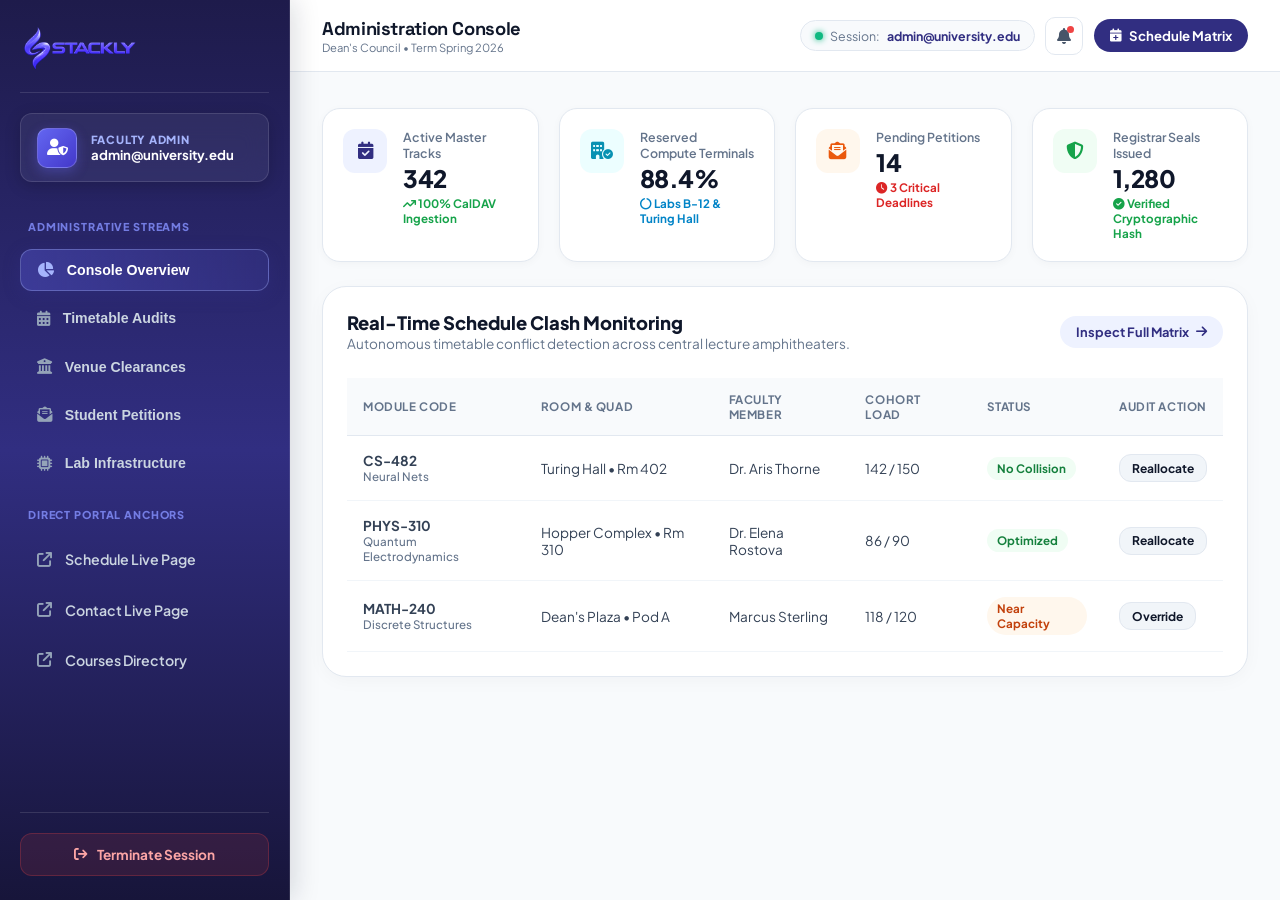
<file: admin.html>
<!DOCTYPE html>
<html lang="en">
<head>
  <meta charset="UTF-8" />
  <meta name="viewport" content="width=device-width, initial-scale=1.0" />
  <title>Faculty & Administration Oversight Console &bull; CampusMatrix</title>

  <!-- Typography & Font Awesome Icons -->
  <link rel="preconnect" href="https://fonts.googleapis.com" />
  <link rel="preconnect" href="https://fonts.gstatic.com" crossorigin />
  <link href="https://fonts.googleapis.com/css2?family=Plus+Jakarta+Sans:wght@400;500;600;700;800&family=Space+Grotesk:wght@600;700;800&display=swap" rel="stylesheet" />
  <link rel="stylesheet" href="https://cdnjs.cloudflare.com/ajax/libs/font-awesome/6.5.1/css/all.min.css" />
  <link rel="icon" href="./assets/logo.webp" />
  <link rel="stylesheet" href="admin.css" />
</head>
<body class="dashboard-body">

  <!-- Mobile Backdrop Overlay -->
  <div class="dashboard-backdrop" id="dashboardBackdrop" aria-hidden="true"></div>

  <div class="dashboard-layout-root">
    
    <!-- Collapsible / Sticky Sidebar Navigation -->
    <aside class="dashboard-sidebar" id="dashboardSidebar" aria-label="Admin Navigation Console">
      <div class="sidebar-header">
        <a href="index.html" class="sidebar-brand-logo">
          <img src="./assets/logo 1.webp" alt="CampusMatrix Logo" height="48" width="120" />
        </a>
        <button type="button" class="sidebar-close-btn" id="sidebarCloseBtn" aria-label="Close navigation sidebar">
          <i class="fa-solid fa-xmark"></i>
        </button>
      </div>

      <div class="sidebar-user-card">
        <div class="sidebar-avatar">
          <i class="fa-solid fa-user-shield"></i>
        </div>
        <div class="sidebar-user-meta">
          <span class="user-role-badge">Faculty Admin</span>
          <span class="user-email-display" id="adminUserEmail">admin@university.edu</span>
        </div>
      </div>

      <!-- Tab Navigation Switcher -->
      <nav class="sidebar-nav">
        <span class="nav-group-label">Administrative Streams</span>
        <ul class="sidebar-menu-list">
          <li>
            <button type="button" class="sidebar-nav-tab active" data-tab="overview">
              <i class="fa-solid fa-chart-pie"></i>
              <span>Console Overview</span>
            </button>
          </li>
          <li>
            <button type="button" class="sidebar-nav-tab" data-tab="timetable">
              <i class="fa-solid fa-calendar-days"></i>
              <span>Timetable Audits</span>
            </button>
          </li>
          <li>
            <button type="button" class="sidebar-nav-tab" data-tab="venues">
              <i class="fa-solid fa-building-columns"></i>
              <span>Venue Clearances</span>
            </button>
          </li>
          <li>
            <button type="button" class="sidebar-nav-tab" data-tab="petitions">
              <i class="fa-solid fa-envelope-open-text"></i>
              <span>Student Petitions</span>
            </button>
          </li>
          <li>
            <button type="button" class="sidebar-nav-tab" data-tab="infrastructure">
              <i class="fa-solid fa-microchip"></i>
              <span>Lab Infrastructure</span>
            </button>
          </li>
        </ul>

        <span class="nav-group-label">Direct Portal Anchors</span>
        <ul class="sidebar-menu-list">
          <li>
            <a href="schedule.html" class="sidebar-external-link">
              <i class="fa-solid fa-arrow-up-right-from-square"></i>
              <span>Schedule Live Page</span>
            </a>
          </li>
          <li>
            <a href="contact.html" class="sidebar-external-link">
              <i class="fa-solid fa-arrow-up-right-from-square"></i>
              <span>Contact Live Page</span>
            </a>
          </li>
          <li>
            <a href="courses.html" class="sidebar-external-link">
              <i class="fa-solid fa-arrow-up-right-from-square"></i>
              <span>Courses Directory</span>
            </a>
          </li>
        </ul>
      </nav>

      <div class="sidebar-footer">
        <a href="auth.html" class="btn btn-sidebar-logout" id="adminLogoutBtn">
          <i class="fa-solid fa-arrow-right-from-bracket"></i>
          <span>Terminate Session</span>
        </a>
      </div>
    </aside>

    <!-- Main Workspace Container -->
    <div class="dashboard-main-shell">
      
      <!-- Top Action Bar -->
      <header class="dashboard-topbar">
        <div class="topbar-left">
          <button type="button" class="hamburger-menu-toggle" id="hamburgerMenuBtn" aria-label="Open sidebar menu">
            <i class="fa-solid fa-bars"></i>
          </button>
          <div class="topbar-title-block">
            <h1 class="topbar-page-heading" id="currentViewTitle">Administration Console</h1>
            <span class="topbar-crumb">Dean's Council &bull; Term Spring 2026</span>
          </div>
        </div>

        <div class="topbar-right">
          <!-- Session Email Display Pill -->
          <div class="session-email-pill">
            <span class="beacon-dot"></span>
            <span class="session-label">Session:</span>
            <strong class="session-email-val" id="topbarEmailDisplay">admin@university.edu</strong>
          </div>

          <a href="error.html" class="topbar-icon-action" aria-label="System Alerts">
            <i class="fa-solid fa-bell"></i>
            <span class="notification-indicator"></span>
          </a>

          <a href="schedule.html" class="btn btn-topbar-action">
            <i class="fa-solid fa-calendar-plus"></i>
            <span>Schedule Matrix</span>
          </a>
        </div>
      </header>

      <!-- View Sections Switched via JavaScript -->
      <main class="dashboard-content-viewport">

        <!-- TAB 1: CONSOLE OVERVIEW -->
        <section class="tab-pane active" id="pane-overview">
          <div class="stats-overview-grid">
            <div class="stat-metric-card">
              <div class="stat-icon-wrap primary">
                <i class="fa-solid fa-calendar-check"></i>
              </div>
              <div class="stat-content">
                <span class="stat-label">Active Master Tracks</span>
                <h3 class="stat-value">342</h3>
                <span class="stat-trend positive"><i class="fa-solid fa-arrow-trend-up"></i> 100% CalDAV Ingestion</span>
              </div>
            </div>

            <div class="stat-metric-card">
              <div class="stat-icon-wrap accent">
                <i class="fa-solid fa-building-circle-check"></i>
              </div>
              <div class="stat-content">
                <span class="stat-label">Reserved Compute Terminals</span>
                <h3 class="stat-value">88.4%</h3>
                <span class="stat-trend neutral"><i class="fa-solid fa-circle-notch"></i> Labs B-12 & Turing Hall</span>
              </div>
            </div>

            <div class="stat-metric-card">
              <div class="stat-icon-wrap warning">
                <i class="fa-solid fa-envelope-open-text"></i>
              </div>
              <div class="stat-content">
                <span class="stat-label">Pending Petitions</span>
                <h3 class="stat-value">14</h3>
                <span class="stat-trend alert"><i class="fa-solid fa-clock"></i> 3 Critical Deadlines</span>
              </div>
            </div>

            <div class="stat-metric-card">
              <div class="stat-icon-wrap success">
                <i class="fa-solid fa-shield-halved"></i>
              </div>
              <div class="stat-content">
                <span class="stat-label">Registrar Seals Issued</span>
                <h3 class="stat-value">1,280</h3>
                <span class="stat-trend positive"><i class="fa-solid fa-circle-check"></i> Verified Cryptographic Hash</span>
              </div>
            </div>
          </div>

          <div class="dashboard-card-grid">
            <div class="content-panel-card">
              <div class="panel-card-header">
                <div>
                  <h4 class="card-title">Real-Time Schedule Clash Monitoring</h4>
                  <p class="card-sub">Autonomous timetable conflict detection across central lecture amphitheaters.</p>
                </div>
                <a href="schedule.html" class="btn btn-panel-action">
                  <span>Inspect Full Matrix</span>
                  <i class="fa-solid fa-arrow-right"></i>
                </a>
              </div>
              <div class="table-responsive-wrap">
                <table class="dashboard-table">
                  <thead>
                    <tr>
                      <th>Module Code</th>
                      <th>Room & Quad</th>
                      <th>Faculty Member</th>
                      <th>Cohort Load</th>
                      <th>Status</th>
                      <th>Audit Action</th>
                    </tr>
                  </thead>
                  <tbody>
                    <tr>
                      <td><strong>CS-482</strong> <span class="badge-sub">Neural Nets</span></td>
                      <td>Turing Hall &bull; Rm 402</td>
                      <td>Dr. Aris Thorne</td>
                      <td>142 / 150</td>
                      <td><span class="status-badge live">No Collision</span></td>
                      <td><a href="error.html" class="btn-table-action">Reallocate</a></td>
                    </tr>
                    <tr>
                      <td><strong>PHYS-310</strong> <span class="badge-sub">Quantum Electrodynamics</span></td>
                      <td>Hopper Complex &bull; Rm 310</td>
                      <td>Dr. Elena Rostova</td>
                      <td>86 / 90</td>
                      <td><span class="status-badge live">Optimized</span></td>
                      <td><a href="error.html" class="btn-table-action">Reallocate</a></td>
                    </tr>
                    <tr>
                      <td><strong>MATH-240</strong> <span class="badge-sub">Discrete Structures</span></td>
                      <td>Dean's Plaza &bull; Pod A</td>
                      <td>Marcus Sterling</td>
                      <td>118 / 120</td>
                      <td><span class="status-badge warning">Near Capacity</span></td>
                      <td><a href="error.html" class="btn-table-action">Override</a></td>
                    </tr>
                  </tbody>
                </table>
              </div>
            </div>
          </div>
        </section>

        <!-- TAB 2: TIMETABLE AUDITS (SCHEDULE.HTML CONTENT STREAM) -->
        <section class="tab-pane" id="pane-timetable">
          <div class="content-panel-card">
            <div class="panel-card-header">
              <div>
                <h4 class="card-title">Enrolment Locking & Examination Deadlines</h4>
                <p class="card-sub">Reflects synchronized data ingested from the primary Schedule page.</p>
              </div>
              <a href="schedule.html" class="btn btn-panel-action">
                <span>View Public Schedule Page</span>
                <i class="fa-solid fa-arrow-up-right-from-square"></i>
              </a>
            </div>

            <div class="timetable-audit-strip">
              <div class="audit-status-box">
                <i class="fa-solid fa-calendar-xmark"></i>
                <div>
                  <strong>Add / Drop Window Closes:</strong>
                  <span>Friday, October 23, 2026 &bull; 11:59 PM EST</span>
                </div>
              </div>
              <div class="audit-status-box">
                <i class="fa-solid fa-bell"></i>
                <div>
                  <strong>Final Exam Seating Lock:</strong>
                  <span>November 12, 2026 &bull; 08:00 AM EST</span>
                </div>
              </div>
            </div>

            <div class="table-responsive-wrap">
              <table class="dashboard-table">
                <thead>
                  <tr>
                    <th>Examination Code</th>
                    <th>Date & Time Window</th>
                    <th>Designated Hall</th>
                    <th>Invigilation Chair</th>
                    <th>Actions</th>
                  </tr>
                </thead>
                <tbody>
                  <tr>
                    <td><strong>EXAM-CS-482</strong></td>
                    <td>Nov 18, 2026 &bull; 09:00 AM</td>
                    <td>Euler Amphitheater</td>
                    <td>Dr. Aris Thorne</td>
                    <td><a href="error.html" class="btn-table-action">Download Roster</a></td>
                  </tr>
                  <tr>
                    <td><strong>EXAM-PHYS-310</strong></td>
                    <td>Nov 20, 2026 &bull; 02:00 PM</td>
                    <td>Quantum Lab B-12 Deck</td>
                    <td>Dr. Elena Rostova</td>
                    <td><a href="error.html" class="btn-table-action">Download Roster</a></td>
                  </tr>
                </tbody>
              </table>
            </div>
          </div>
        </section>

        <!-- TAB 3: VENUE CLEARANCES (FACILITY WAYFINDING) -->
        <section class="tab-pane" id="pane-venues">
          <div class="content-panel-card">
            <div class="panel-card-header">
              <div>
                <h4 class="card-title">Campus Precinct Clearance & Wayfinding</h4>
                <p class="card-sub">Venue access controls synchronized with the central interactive campus map.</p>
              </div>
              <a href="contact.html#contact-campus-map" class="btn btn-panel-action">
                <span>View Campus Wayfinding</span>
                <i class="fa-solid fa-map-location-dot"></i>
              </a>
            </div>

            <div class="venue-cards-grid">
              <div class="venue-status-item">
                <div class="venue-icon"><i class="fa-solid fa-building-columns"></i></div>
                <div class="venue-info">
                  <h5>Turing Hall & Registry Concourse</h5>
                  <p>Admissions, Registrar Panels &bull; Amphitheaters 401–408</p>
                  <span class="tag-status green"><i class="fa-solid fa-check"></i> Access Normal</span>
                </div>
                <a href="error.html" class="btn-table-action">Manage NFC Locks</a>
              </div>

              <div class="venue-status-item">
                <div class="venue-icon accent"><i class="fa-solid fa-microchip"></i></div>
                <div class="venue-info">
                  <h5>Quantum Laboratory Complex B-12</h5>
                  <p>8x RTX 6000 Ada Sandbox Clusters &bull; GPU Quota Active</p>
                  <span class="tag-status green"><i class="fa-solid fa-check"></i> High Voltage Cleared</span>
                </div>
                <a href="error.html" class="btn-table-action">Manage NFC Locks</a>
              </div>

              <div class="venue-status-item">
                <div class="venue-icon purple"><i class="fa-solid fa-graduation-cap"></i></div>
                <div class="venue-info">
                  <h5>Dean's Plaza West Consultation Pods</h5>
                  <p>Faculty Supervision &bull; Thesis Review Chambers</p>
                  <span class="tag-status yellow"><i class="fa-solid fa-triangle-exclamation"></i> Heavy Traffic</span>
                </div>
                <a href="error.html" class="btn-table-action">Manage NFC Locks</a>
              </div>
            </div>
          </div>
        </section>

        <!-- TAB 4: STUDENT PETITIONS (CONTACT.HTML FORMS PIPELINE) -->
        <section class="tab-pane" id="pane-petitions">
          <div class="content-panel-card">
            <div class="panel-card-header">
              <div>
                <h4 class="card-title">Incoming Student Petitions & Scheduling Waivers</h4>
                <p class="card-sub">Inquiries ingested from the verified Contact Page petition console.</p>
              </div>
              <a href="contact.html#contact-inquiry-section" class="btn btn-panel-action">
                <span>Contact Relay Page</span>
                <i class="fa-solid fa-arrow-up-right-from-square"></i>
              </a>
            </div>

            <div class="table-responsive-wrap">
              <table class="dashboard-table">
                <thead>
                  <tr>
                    <th>Ticket ID</th>
                    <th>Student Name</th>
                    <th>Institutional Email</th>
                    <th>Inquiry Category</th>
                    <th>Transmission Date</th>
                    <th>Decision</th>
                  </tr>
                </thead>
                <tbody>
                  <tr>
                    <td><strong>#TK-8912</strong></td>
                    <td>Raman Harikrishnan</td>
                    <td>r.harikrishnan@university.edu</td>
                    <td>Schedule Clash Override</td>
                    <td>Oct 16, 2026</td>
                    <td>
                      <div class="decision-btn-group">
                        <a href="error.html" class="btn-decision-approve"><i class="fa-solid fa-check"></i> Approve</a>
                        <a href="error.html" class="btn-decision-reject"><i class="fa-solid fa-xmark"></i></a>
                      </div>
                    </td>
                  </tr>
                  <tr>
                    <td><strong>#TK-8914</strong></td>
                    <td>Yashvik Raman</td>
                    <td>yashvik@university.edu</td>
                    <td>Quantum Lab B-12 Passkey</td>
                    <td>Oct 16, 2026</td>
                    <td>
                      <div class="decision-btn-group">
                        <a href="error.html" class="btn-decision-approve"><i class="fa-solid fa-check"></i> Approve</a>
                        <a href="error.html" class="btn-decision-reject"><i class="fa-solid fa-xmark"></i></a>
                      </div>
                    </td>
                  </tr>
                </tbody>
              </table>
            </div>
          </div>
        </section>

        <!-- TAB 5: LAB INFRASTRUCTURE -->
        <section class="tab-pane" id="pane-infrastructure">
          <div class="content-panel-card">
            <div class="panel-card-header">
              <div>
                <h4 class="card-title">Compute Node Topology & Wi-Fi 6E Telemetry</h4>
                <p class="card-sub">Hardware health and real-time network authentication logs.</p>
              </div>
              <a href="error.html" class="btn btn-panel-action">
                <span>Run Diagnostic Sweep</span>
                <i class="fa-solid fa-bolt"></i>
              </a>
            </div>

            <div class="infrastructure-summary-grid">
              <div class="telemetry-box">
                <span class="telemetry-label">Active CalDAV Sync Subscriptions</span>
                <span class="telemetry-value">4,120 Devices</span>
                <div class="telemetry-bar"><div class="fill" style="width: 92%;"></div></div>
              </div>
              <div class="telemetry-box">
                <span class="telemetry-label">Cluster GPU Utilization (Ada RTX)</span>
                <span class="telemetry-value">74.2%</span>
                <div class="telemetry-bar"><div class="fill" style="width: 74%;"></div></div>
              </div>
              <div class="telemetry-box">
                <span class="telemetry-label">Network Radius Authentication Latency</span>
                <span class="telemetry-value">12 ms</span>
                <div class="telemetry-bar"><div class="fill green" style="width: 100%;"></div></div>
              </div>
            </div>
          </div>
        </section>

      </main>

    </div>
  </div>

  <script>

window.addEventListener('DOMContentLoaded', () => {

  // 1. Session Email Hydration (Pulls verified login email from localStorage)
  const activeEmail = localStorage.getItem('active_session_email') || 'admin@university.edu';
  
  const sidebarEmailEl = document.getElementById('adminUserEmail');
  const topbarEmailEl = document.getElementById('topbarEmailDisplay');

  if (sidebarEmailEl) sidebarEmailEl.textContent = activeEmail;
  if (topbarEmailEl) topbarEmailEl.textContent = activeEmail;

  // 2. Mobile Off-Canvas Drawer Controls & Background Scroll Lock
  const hamburgerBtn = document.getElementById('hamburgerMenuBtn');
  const sidebarCloseBtn = document.getElementById('sidebarCloseBtn');
  const sidebar = document.getElementById('dashboardSidebar');
  const backdrop = document.getElementById('dashboardBackdrop');
  const body = document.body;

  function openSidebar() {
    sidebar.classList.add('open');
    backdrop.classList.add('open');
    body.classList.add('no-scroll'); // Freezes page background scrolling
    sidebar.setAttribute('aria-hidden', 'false');
    backdrop.setAttribute('aria-hidden', 'false');
  }

  function closeSidebar() {
    sidebar.classList.remove('open');
    backdrop.classList.remove('open');
    body.classList.remove('no-scroll'); // Restores page background scrolling
    sidebar.setAttribute('aria-hidden', 'true');
    backdrop.setAttribute('aria-hidden', 'true');
  }

  if (hamburgerBtn) hamburgerBtn.addEventListener('click', openSidebar);
  if (sidebarCloseBtn) sidebarCloseBtn.addEventListener('click', closeSidebar);
  if (backdrop) backdrop.addEventListener('click', closeSidebar);

  window.addEventListener('keydown', (e) => {
    if (e.key === 'Escape' && sidebar.classList.contains('open')) {
      closeSidebar();
    }
  });

  // 3. Tab Switching Architecture (Dynamic Content Swapping)
  const navTabs = document.querySelectorAll('.sidebar-nav-tab');
  const tabPanes = document.querySelectorAll('.tab-pane');
  const currentViewTitle = document.getElementById('currentViewTitle');

  const tabTitles = {
    overview: 'Administration Console Overview',
    timetable: 'Timetable Audits & Exam Windows',
    venues: 'Facility Clearances & Wayfinding',
    petitions: 'Student Inquiries & Petition Relays',
    infrastructure: 'Lab Compute & Hardware Telemetry'
  };

  navTabs.forEach((tab) => {
    tab.addEventListener('click', () => {
      const targetPaneKey = tab.getAttribute('data-tab');

      // Update active states on sidebar tab buttons
      navTabs.forEach((t) => t.classList.remove('active'));
      tab.classList.add('active');

      // Swap visible workspace panel
      tabPanes.forEach((pane) => {
        if (pane.id === `pane-${targetPaneKey}`) {
          pane.classList.add('active');
        } else {
          pane.classList.remove('active');
        }
      });

      // Update page title
      if (currentViewTitle && tabTitles[targetPaneKey]) {
        currentViewTitle.textContent = tabTitles[targetPaneKey];
      }

      // Close mobile drawer on navigation selection if on mobile
      if (window.innerWidth < 768) {
        closeSidebar();
      }
    });
  });

  // 4. Session Termination (Clears state & redirects)
  const logoutBtn = document.getElementById('adminLogoutBtn');
  if (logoutBtn) {
    logoutBtn.addEventListener('click', (e) => {
      e.preventDefault();
      localStorage.removeItem('active_session_email');
      localStorage.removeItem('active_session_role');
      window.location.href = 'auth.html';
    });
  }

});

  </script>


</body>
</html>
</file>
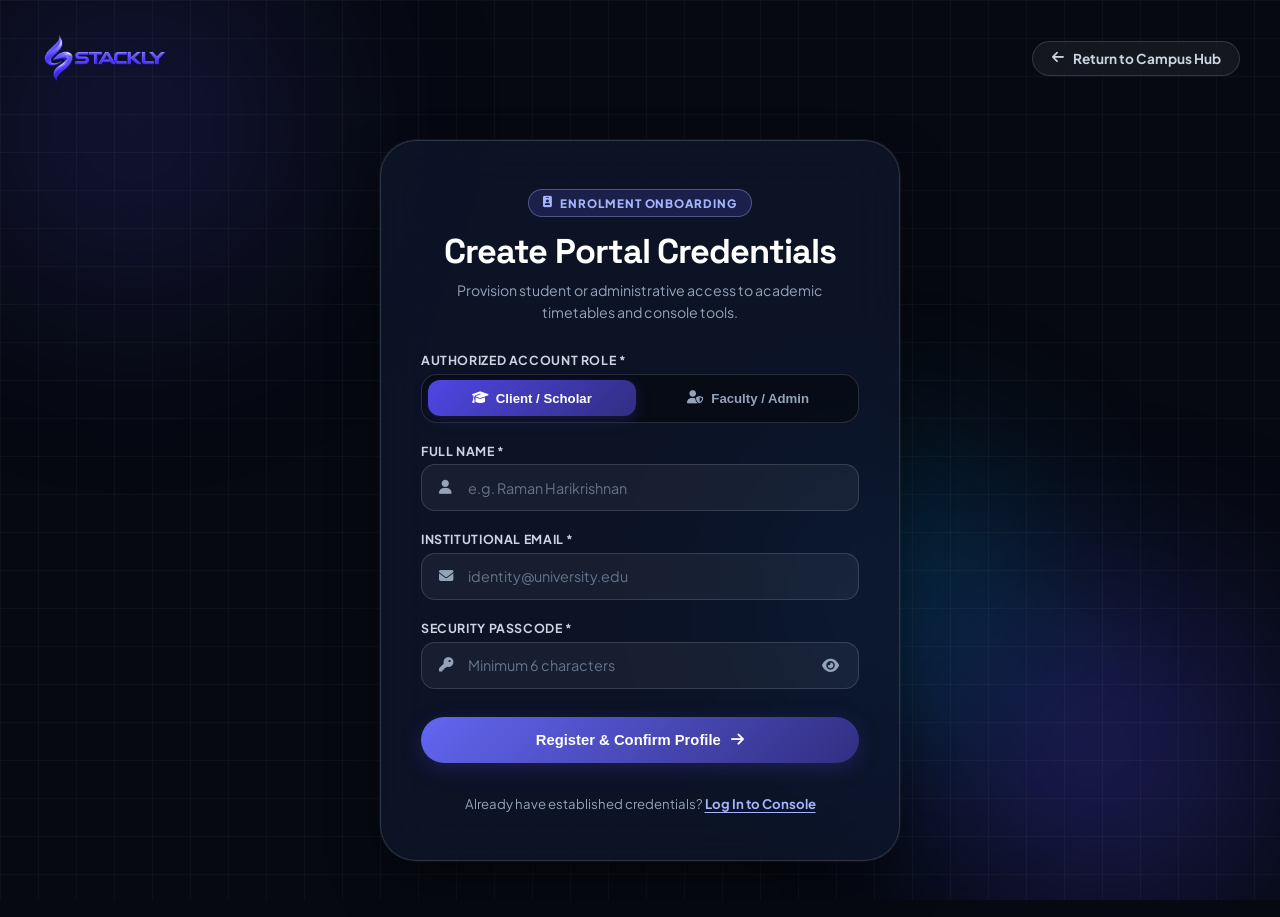
<file: auth.html>
<!DOCTYPE html>
<html lang="en">
<head>
  <meta charset="UTF-8" />
  <meta name="viewport" content="width=device-width, initial-scale=1.0" />
  <title>Academic Portal &bull; Identity & Access Verification</title>

  <!-- Typography & Font Awesome -->
  <link rel="preconnect" href="https://fonts.googleapis.com" />
  <link rel="preconnect" href="https://fonts.gstatic.com" crossorigin />
  <link href="https://fonts.googleapis.com/css2?family=Plus+Jakarta+Sans:wght@400;500;600;700;800&family=Space+Grotesk:wght@600;700;800&display=swap" rel="stylesheet" />
  <link rel="stylesheet" href="https://cdnjs.cloudflare.com/ajax/libs/font-awesome/6.5.1/css/all.min.css" />
  <link rel="icon" href="./assets/logo.webp" />
  <link rel="stylesheet" href="auth.css" />
</head>
<body class="auth-body">

  <!-- Ambient Dynamic Mesh Background -->
  <div class="auth-bg-ambient" aria-hidden="true">
    <div class="aurora-blob blob-primary"></div>
    <div class="aurora-blob blob-indigo"></div>
    <div class="aurora-blob blob-cyan"></div>
    <div class="auth-grid-overlay"></div>
  </div>

  <!-- Top Global Navigation Bar -->
  <header class="auth-top-nav">
    <div class="container auth-nav-container">
      <a href="index.html" class="auth-brand-logo" aria-label="Portal Home">
        <img src="./assets/logo 1.webp" alt="University Logo" height="52" width="130" />
      </a>
      <a href="index.html" class="auth-back-btn">
        <i class="fa-solid fa-arrow-left"></i>
        <span>Return to Campus Hub</span>
      </a>
    </div>
  </header>

  <!-- Main Identity Console -->
  <main class="auth-viewport-wrapper">
    <div class="auth-glass-console">

      <!-- SECTION 1: SIGNUP (Default Visible View) -->
      <section class="auth-form-panel active" id="signupPanel" aria-labelledby="signupTitle">
        <div class="panel-header-block">
          <span class="auth-status-kicker">
            <i class="fa-solid fa-id-badge"></i> Enrolment Onboarding
          </span>
          <h1 class="panel-heading" id="signupTitle">Create Portal Credentials</h1>
          <p class="panel-subtext">Provision student or administrative access to academic timetables and console tools.</p>
        </div>

        <form class="auth-form-stream" id="signupForm" novalidate>
          
          <!-- Custom Role Selector (Bypassing native select elements) -->
          <div class="form-control-block">
            <label class="control-label">Authorized Account Role *</label>
            <div class="custom-role-segmented-control" id="signupRoleSelector" role="radiogroup" aria-label="Account Role">
              <button type="button" class="role-segment-btn active" data-role="client" role="radio" aria-checked="true">
                <i class="fa-solid fa-graduation-cap"></i>
                <span>Client / Scholar</span>
              </button>
              <button type="button" class="role-segment-btn" data-role="admin" role="radio" aria-checked="false">
                <i class="fa-solid fa-user-shield"></i>
                <span>Faculty / Admin</span>
              </button>
            </div>
            <!-- Hidden input stores current selection -->
            <input type="hidden" id="signupRoleInput" name="signupRole" value="client" />
          </div>

          <!-- Full Name Input -->
          <div class="form-control-block">
            <label for="signupName" class="control-label">Full Name *</label>
            <div class="input-glass-wrap">
              <i class="fa-solid fa-user input-icon"></i>
              <input 
                type="text" 
                id="signupName" 
                name="signupName" 
                class="glass-field-input" 
                placeholder="e.g. Raman Harikrishnan" 
                autocomplete="off" 
                required 
              />
            </div>
            <span class="field-error-text" id="signupNameError">Only alphabets and spaces are permitted.</span>
          </div>

          <!-- University Email Input -->
          <div class="form-control-block">
            <label for="signupEmail" class="control-label">Institutional Email *</label>
            <div class="input-glass-wrap">
              <i class="fa-solid fa-envelope input-icon"></i>
              <input 
                type="email" 
                id="signupEmail" 
                name="signupEmail" 
                class="glass-field-input" 
                placeholder="identity@university.edu" 
                autocomplete="off" 
                required 
              />
            </div>
            <span class="field-error-text" id="signupEmailError">Enter a valid institutional email address.</span>
          </div>

          <!-- Password with Toggle -->
          <div class="form-control-block">
            <label for="signupPassword" class="control-label">Security Passcode *</label>
            <div class="input-glass-wrap">
              <i class="fa-solid fa-key input-icon"></i>
              <input 
                type="password" 
                id="signupPassword" 
                name="signupPassword" 
                class="glass-field-input" 
                placeholder="Minimum 6 characters" 
                autocomplete="off" 
                required 
              />
              <button type="button" class="password-toggle-trigger" data-target="signupPassword" aria-label="Toggle password view">
                <i class="fa-solid fa-eye eye-symbol"></i>
              </button>
            </div>
            <span class="field-error-text" id="signupPasswordError">Passcode must contain at least 6 characters.</span>
          </div>

          <!-- Submit Button -->
          <button type="submit" class="btn btn-auth-submit" id="signupSubmitBtn">
            <span>Register & Confirm Profile</span>
            <i class="fa-solid fa-arrow-right"></i>
          </button>

          <!-- Switch to Login -->
          <div class="auth-panel-footer">
            <p>Already have established credentials? <button type="button" class="switch-panel-trigger" data-switch-to="login">Log In to Console</button></p>
          </div>
        </form>
      </section>

      <!-- SECTION 2: LOGIN (Switched via JS) -->
      <section class="auth-form-panel" id="loginPanel" aria-labelledby="loginTitle">
        <div class="panel-header-block">
          <span class="auth-status-kicker">
            <i class="fa-solid fa-shield-halved"></i> Terminal Verification
          </span>
          <h2 class="panel-heading" id="loginTitle">Console Authentication</h2>
          <p class="panel-subtext">Access authenticated scheduling modules, lab passkeys, and registrar records.</p>
        </div>

        <form class="auth-form-stream" id="loginForm" novalidate>
          
          <!-- Full Name Input (Required & Alphabets Only) -->
          <div class="form-control-block">
            <label for="loginName" class="control-label">Account Holder Name *</label>
            <div class="input-glass-wrap">
              <i class="fa-solid fa-user input-icon"></i>
              <input 
                type="text" 
                id="loginName" 
                name="loginName" 
                class="glass-field-input" 
                placeholder="e.g. Raman Harikrishnan" 
                autocomplete="off" 
                required 
              />
            </div>
            <span class="field-error-text" id="loginNameError">Only alphabets and spaces are permitted.</span>
          </div>

          <!-- Email Input -->
          <div class="form-control-block">
            <label for="loginEmail" class="control-label">Authorized Email Address *</label>
            <div class="input-glass-wrap">
              <i class="fa-solid fa-envelope input-icon"></i>
              <input 
                type="email" 
                id="loginEmail" 
                name="loginEmail" 
                class="glass-field-input" 
                placeholder="identity@university.edu" 
                autocomplete="off" 
                required 
              />
            </div>
            <span class="field-error-text" id="loginEmailError">Please provide a valid institutional email.</span>
          </div>

          <!-- Password with Toggle -->
          <div class="form-control-block">
            <div class="label-split-row">
              <label for="loginPassword" class="control-label">Passcode *</label>
              <button type="button" class="switch-panel-trigger link-style" data-switch-to="forgot">Forgot Passcode?</button>
            </div>
            <div class="input-glass-wrap">
              <i class="fa-solid fa-lock input-icon"></i>
              <input 
                type="password" 
                id="loginPassword" 
                name="loginPassword" 
                class="glass-field-input" 
                placeholder="Enter minimum 6 digits" 
                autocomplete="off" 
                required 
              />
              <button type="button" class="password-toggle-trigger" data-target="loginPassword" aria-label="Toggle password view">
                <i class="fa-solid fa-eye eye-symbol"></i>
              </button>
            </div>
            <span class="field-error-text" id="loginPasswordError">Passcode must contain at least 6 characters.</span>
          </div>

          <!-- Submit Button -->
          <button type="submit" class="btn btn-auth-submit" id="loginSubmitBtn">
            <span>Verify & Authenticate</span>
            <i class="fa-solid fa-arrow-right-to-bracket"></i>
          </button>

          <!-- Switch to Signup -->
          <div class="auth-panel-footer">
            <p>Unregistered student or faculty member? <button type="button" class="switch-panel-trigger" data-switch-to="signup">Create an Account</button></p>
          </div>
        </form>
      </section>

      <!-- SECTION 3: FORGOT PASSWORD (Switched via JS) -->
      <section class="auth-form-panel" id="forgotPanel" aria-labelledby="forgotTitle">
        <div class="panel-header-block">
          <span class="auth-status-kicker warning">
            <i class="fa-solid fa-key"></i> Passcode Recovery
          </span>
          <h2 class="panel-heading" id="forgotTitle">Reset Access Key</h2>
          <p class="panel-subtext">Provide your registered institutional email to initiate an encrypted token reset relay.</p>
        </div>

        <form class="auth-form-stream" id="forgotForm" novalidate>
          
          <!-- Email Input -->
          <div class="form-control-block">
            <label for="forgotEmail" class="control-label">Account Email *</label>
            <div class="input-glass-wrap">
              <i class="fa-solid fa-envelope input-icon"></i>
              <input 
                type="email" 
                id="forgotEmail" 
                name="forgotEmail" 
                class="glass-field-input" 
                placeholder="identity@university.edu" 
                autocomplete="off" 
                required 
              />
            </div>
            <span class="field-error-text" id="forgotEmailError">Please enter a valid email format.</span>
          </div>

          <!-- Submit Button -->
          <button type="submit" class="btn btn-auth-submit" id="forgotSubmitBtn">
            <span>Transmit Recovery Link</span>
            <i class="fa-solid fa-paper-plane"></i>
          </button>

          <!-- Switch to Login -->
          <div class="auth-panel-footer">
            <p>Remembered your passcode? <button type="button" class="switch-panel-trigger" data-switch-to="login">Return to Log In</button></p>
          </div>
        </form>
      </section>

    </div>
  </main>

  <script>

window.addEventListener('DOMContentLoaded', () => {

  // 1. Role Selection Switching Logic (Custom segmented buttons)
  const roleButtons = document.querySelectorAll('.role-segment-btn');
  const roleHiddenInput = document.getElementById('signupRoleInput');

  roleButtons.forEach((btn) => {
    btn.addEventListener('click', () => {
      roleButtons.forEach((b) => {
        b.classList.remove('active');
        b.setAttribute('aria-checked', 'false');
      });
      btn.classList.add('active');
      btn.setAttribute('aria-checked', 'true');

      const selectedRole = btn.getAttribute('data-role');
      if (roleHiddenInput) {
        roleHiddenInput.value = selectedRole;
      }
    });
  });

  // 2. View Panel Switching (Signup <-> Login <-> Forgot)
  const switchTriggers = document.querySelectorAll('.switch-panel-trigger');
  const panels = {
    signup: document.getElementById('signupPanel'),
    login: document.getElementById('loginPanel'),
    forgot: document.getElementById('forgotPanel')
  };

  function displayPanel(panelKey) {
    Object.values(panels).forEach((panel) => {
      if (panel) panel.classList.remove('active');
    });

    if (panels[panelKey]) {
      panels[panelKey].classList.add('active');
      // Clear previous error states
      const errorBlocks = panels[panelKey].querySelectorAll('.form-control-block');
      errorBlocks.forEach((block) => block.classList.remove('has-error'));
    }
  }

  switchTriggers.forEach((trigger) => {
    trigger.addEventListener('click', (e) => {
      e.preventDefault();
      const targetPanel = trigger.getAttribute('data-switch-to');
      displayPanel(targetPanel);
    });
  });

  // 3. Password Eye Toggle (Show / Hide Password functionality)
  const toggleTriggers = document.querySelectorAll('.password-toggle-trigger');

  toggleTriggers.forEach((btn) => {
    btn.addEventListener('click', () => {
      const targetId = btn.getAttribute('data-target');
      const inputField = document.getElementById(targetId);
      const icon = btn.querySelector('.eye-symbol');

      if (inputField) {
        if (inputField.type === 'password') {
          inputField.type = 'text';
          if (icon) {
            icon.classList.remove('fa-eye');
            icon.classList.add('fa-eye-slash');
          }
        } else {
          inputField.type = 'password';
          if (icon) {
            icon.classList.remove('fa-eye-slash');
            icon.classList.add('fa-eye');
          }
        }
      }
    });
  });

  // 4. Input Sanitizers (Enforcing Alphabets Only on Name Fields)
  const nameInputs = [document.getElementById('signupName'), document.getElementById('loginName')];

  nameInputs.forEach((input) => {
    if (input) {
      input.addEventListener('input', (e) => {
        // Automatically strips out digits and special characters in real-time
        e.target.value = e.target.value.replace(/[^A-Za-z\s]/g, '');
        clearBlockError(input);
      });
    }
  });

  // Helpers for Field Error Visuals
  function setBlockError(inputEl, isError) {
    const parentBlock = inputEl.closest('.form-control-block');
    if (parentBlock) {
      if (isError) {
        parentBlock.classList.add('has-error');
      } else {
        parentBlock.classList.remove('has-error');
      }
    }
  }

  function clearBlockError(inputEl) {
    const parentBlock = inputEl.closest('.form-control-block');
    if (parentBlock) parentBlock.classList.remove('has-error');
  }

  // Clear errors dynamically on input
  const allInputs = document.querySelectorAll('.glass-field-input');
  allInputs.forEach((field) => {
    field.addEventListener('input', () => clearBlockError(field));
  });

  // Validation Patterns
  const nameRegex = /^[A-Za-z\s]{2,60}$/;
  const emailRegex = /^[a-zA-Z0-9._%+-]+@[a-zA-Z0-9.-]+\.[a-zA-Z]{2,}$/;

  // -------------------------------------------------------------
  // FORM 1: SIGNUP VALIDATION & TRANSITION TO LOGIN
  // -------------------------------------------------------------
  const signupForm = document.getElementById('signupForm');
  if (signupForm) {
    signupForm.addEventListener('submit', (e) => {
      e.preventDefault();

      const nameEl = document.getElementById('signupName');
      const emailEl = document.getElementById('signupEmail');
      const passEl = document.getElementById('signupPassword');
      const roleVal = roleHiddenInput ? roleHiddenInput.value : 'client';

      let isValid = true;

      // Validate Name (Alphabets only)
      if (!nameEl.value.trim() || !nameRegex.test(nameEl.value.trim())) {
        setBlockError(nameEl, true);
        isValid = false;
      } else {
        setBlockError(nameEl, false);
      }

      // Validate Email format
      if (!emailEl.value.trim() || !emailRegex.test(emailEl.value.trim())) {
        setBlockError(emailEl, true);
        isValid = false;
      } else {
        setBlockError(emailEl, false);
      }

      // Validate Password (min 6 digits / characters)
      if (!passEl.value || passEl.value.length < 6) {
        setBlockError(passEl, true);
        isValid = false;
      } else {
        setBlockError(passEl, false);
      }

      if (!isValid) return;

      // Store provisioned credentials in LocalStorage for test-environment authentication
      const userRecord = {
        name: nameEl.value.trim(),
        email: emailEl.value.trim().toLowerCase(),
        password: passEl.value,
        role: roleVal // 'client' or 'admin'
      };
      localStorage.setItem('auth_registered_user', JSON.stringify(userRecord));

      // Visual button feedback
      const submitBtn = document.getElementById('signupSubmitBtn');
      const originalHtml = submitBtn.innerHTML;
      submitBtn.disabled = true;
      submitBtn.innerHTML = '<i class="fa-solid fa-circle-check"></i> <span>Profile Registered!</span>';
      submitBtn.style.background = '#059669';

      setTimeout(() => {
        // Pre-fill login email for convenience
        const loginEmailField = document.getElementById('loginEmail');
        if (loginEmailField) loginEmailField.value = userRecord.email;

        // Reset signup form
        signupForm.reset();
        submitBtn.disabled = false;
        submitBtn.innerHTML = originalHtml;
        submitBtn.style.background = '';

        // Transition smoothly to Login Panel
        displayPanel('login');
      }, 900);
    });
  }

  // -------------------------------------------------------------
  // FORM 2: LOGIN VALIDATION & ROLE DASHBOARD ROUTING
  // -------------------------------------------------------------
  const loginForm = document.getElementById('loginForm');
  if (loginForm) {
    loginForm.addEventListener('submit', (e) => {
      e.preventDefault();

      const nameEl = document.getElementById('loginName');
      const emailEl = document.getElementById('loginEmail');
      const passEl = document.getElementById('loginPassword');

      let isValid = true;

      // Validate Name (Alphabets only)
      if (!nameEl.value.trim() || !nameRegex.test(nameEl.value.trim())) {
        setBlockError(nameEl, true);
        isValid = false;
      } else {
        setBlockError(nameEl, false);
      }

      // Validate Email
      if (!emailEl.value.trim() || !emailRegex.test(emailEl.value.trim())) {
        setBlockError(emailEl, true);
        isValid = false;
      } else {
        setBlockError(emailEl, false);
      }

      // Validate Password
      if (!passEl.value || passEl.value.length < 6) {
        setBlockError(passEl, true);
        isValid = false;
      } else {
        setBlockError(passEl, false);
      }

      if (!isValid) return;

      const userEmail = emailEl.value.trim().toLowerCase();

      // Retrieve registered user record (if created during signup)
      const storedUserData = JSON.parse(localStorage.getItem('auth_registered_user') || '{}');

      // Determine authenticated role: uses recorded signup selection, or defaults to client
      let destinationRole = 'client';
      if (storedUserData.email === userEmail && storedUserData.role) {
        destinationRole = storedUserData.role;
      } else {
        // Fallback detection: if user typed 'admin' in role or email domain
        if (userEmail.includes('admin')) {
          destinationRole = 'admin';
        }
      }

      // Save verified active session email and role to localStorage
      localStorage.setItem('active_session_email', userEmail);
      localStorage.setItem('active_session_role', destinationRole);

      const submitBtn = document.getElementById('loginSubmitBtn');
      submitBtn.disabled = true;
      submitBtn.innerHTML = '<i class="fa-solid fa-circle-notch fa-spin"></i> <span>Redirecting Session...</span>';
      submitBtn.style.background = '#059669';

      setTimeout(() => {
        // Route to respective dashboards
        if (destinationRole === 'admin') {
          window.location.href = 'admin.html';
        } else {
          window.location.href = 'client.html';
        }
      }, 850);
    });
  }

  // -------------------------------------------------------------
  // FORM 3: FORGOT PASSWORD VALIDATION & REDIRECT TO ERROR.HTML
  // -------------------------------------------------------------
  const forgotForm = document.getElementById('forgotForm');
  if (forgotForm) {
    forgotForm.addEventListener('submit', (e) => {
      e.preventDefault();

      const emailEl = document.getElementById('forgotEmail');

      if (!emailEl.value.trim() || !emailRegex.test(emailEl.value.trim())) {
        setBlockError(emailEl, true);
        return;
      }
      setBlockError(emailEl, false);

      const submitBtn = document.getElementById('forgotSubmitBtn');
      submitBtn.disabled = true;
      submitBtn.innerHTML = '<i class="fa-solid fa-circle-notch fa-spin"></i> <span>Dispatching Relay...</span>';

      setTimeout(() => {
        // Successfully redirects to error.html as requested
        window.location.href = 'error.html';
      }, 750);
    });
  }

});

  </script>



</body>
</html>
</file>
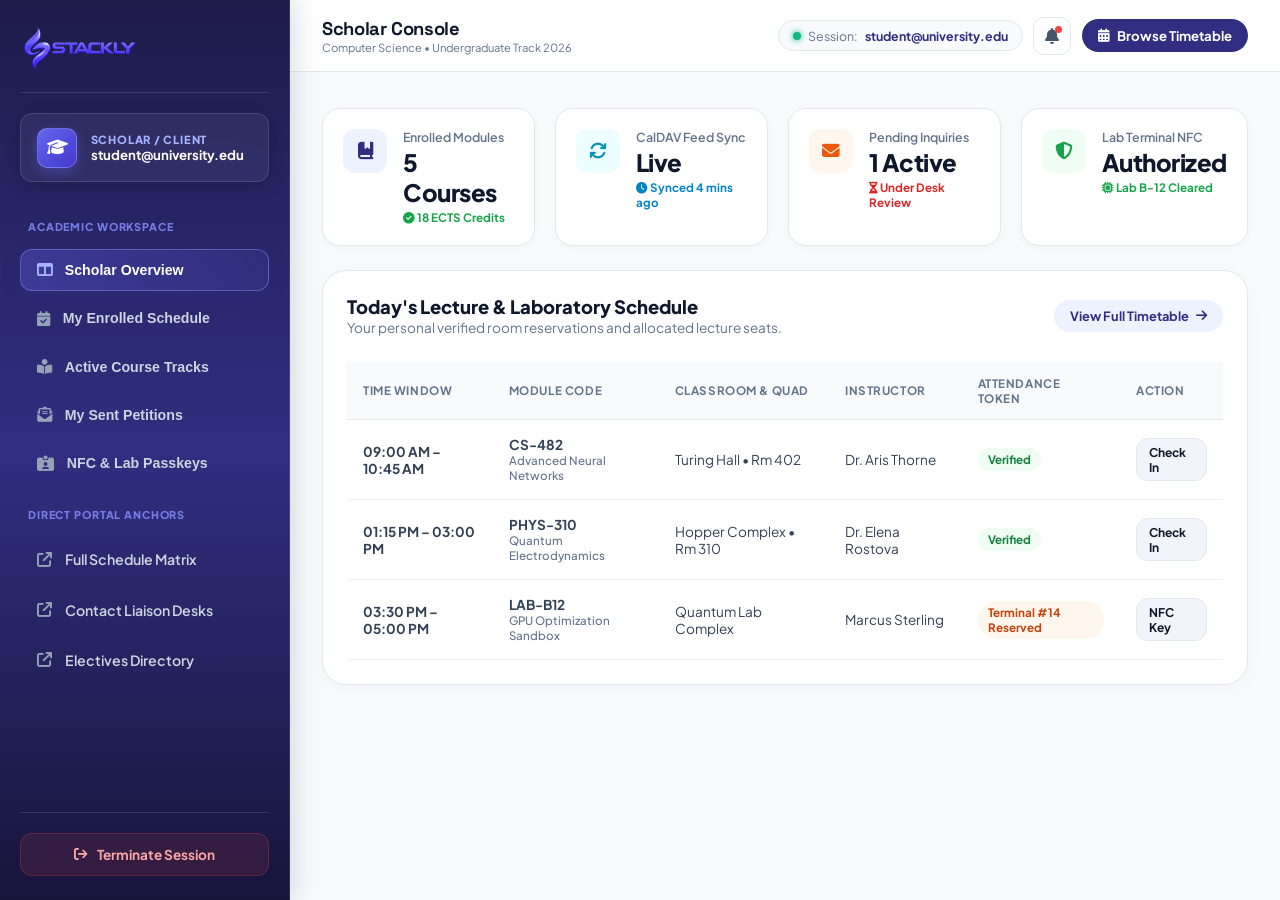
<file: client.html>
<!DOCTYPE html>
<html lang="en">
<head>
  <meta charset="UTF-8" />
  <meta name="viewport" content="width=device-width, initial-scale=1.0" />
  <title>Student & Scholar Workspace &bull; CampusMatrix</title>

  <!-- Typography & Font Awesome Icons -->
  <link rel="preconnect" href="https://fonts.googleapis.com" />
  <link rel="preconnect" href="https://fonts.gstatic.com" crossorigin />
  <link href="https://fonts.googleapis.com/css2?family=Plus+Jakarta+Sans:wght@400;500;600;700;800&family=Space+Grotesk:wght@600;700;800&display=swap" rel="stylesheet" />
  <link rel="stylesheet" href="https://cdnjs.cloudflare.com/ajax/libs/font-awesome/6.5.1/css/all.min.css" />
  <link rel="icon" href="./assets/logo.webp" />
  <link rel="stylesheet" href="client.css" />
</head>
<body class="dashboard-body">

  <!-- Mobile Backdrop Overlay -->
  <div class="dashboard-backdrop" id="dashboardBackdrop" aria-hidden="true"></div>

  <div class="dashboard-layout-root">
    
    <!-- Collapsible / Sticky Sidebar Navigation (Deep #312e81 Ambient Theme) -->
    <aside class="dashboard-sidebar" id="dashboardSidebar" aria-label="Student Navigation Console">
      <div class="sidebar-header">
        <a href="index.html" class="sidebar-brand-logo">
          <img src="./assets/logo 1.webp" alt="CampusMatrix Logo" height="48" width="120" />
        </a>
        <button type="button" class="sidebar-close-btn" id="sidebarCloseBtn" aria-label="Close navigation sidebar">
          <i class="fa-solid fa-xmark"></i>
        </button>
      </div>

      <!-- User Card with Active Session Email -->
      <div class="sidebar-user-card">
        <div class="sidebar-avatar">
          <i class="fa-solid fa-graduation-cap"></i>
        </div>
        <div class="sidebar-user-meta">
          <span class="user-role-badge">Scholar / Client</span>
          <span class="user-email-display" id="clientUserEmail">student@university.edu</span>
        </div>
      </div>

      <!-- Tab Navigation Switcher -->
      <nav class="sidebar-nav">
        <span class="nav-group-label">Academic Workspace</span>
        <ul class="sidebar-menu-list">
          <li>
            <button type="button" class="sidebar-nav-tab active" data-tab="overview">
              <i class="fa-solid fa-table-columns"></i>
              <span>Scholar Overview</span>
            </button>
          </li>
          <li>
            <button type="button" class="sidebar-nav-tab" data-tab="schedule">
              <i class="fa-solid fa-calendar-check"></i>
              <span>My Enrolled Schedule</span>
            </button>
          </li>
          <li>
            <button type="button" class="sidebar-nav-tab" data-tab="courses">
              <i class="fa-solid fa-book-open-reader"></i>
              <span>Active Course Tracks</span>
            </button>
          </li>
          <li>
            <button type="button" class="sidebar-nav-tab" data-tab="petitions">
              <i class="fa-solid fa-envelope-open-text"></i>
              <span>My Sent Petitions</span>
            </button>
          </li>
          <li>
            <button type="button" class="sidebar-nav-tab" data-tab="credentials">
              <i class="fa-solid fa-id-card-clip"></i>
              <span>NFC & Lab Passkeys</span>
            </button>
          </li>
        </ul>

        <span class="nav-group-label">Direct Portal Anchors</span>
        <ul class="sidebar-menu-list">
          <li>
            <a href="schedule.html" class="sidebar-external-link">
              <i class="fa-solid fa-arrow-up-right-from-square"></i>
              <span>Full Schedule Matrix</span>
            </a>
          </li>
          <li>
            <a href="contact.html" class="sidebar-external-link">
              <i class="fa-solid fa-arrow-up-right-from-square"></i>
              <span>Contact Liaison Desks</span>
            </a>
          </li>
          <li>
            <a href="courses.html" class="sidebar-external-link">
              <i class="fa-solid fa-arrow-up-right-from-square"></i>
              <span>Electives Directory</span>
            </a>
          </li>
        </ul>
      </nav>

      <div class="sidebar-footer">
        <a href="auth.html" class="btn btn-sidebar-logout" id="clientLogoutBtn">
          <i class="fa-solid fa-arrow-right-from-bracket"></i>
          <span>Terminate Session</span>
        </a>
      </div>
    </aside>

    <!-- Main Workspace Container -->
    <div class="dashboard-main-shell">
      
      <!-- Top Action Bar -->
      <header class="dashboard-topbar">
        <div class="topbar-left">
          <button type="button" class="hamburger-menu-toggle" id="hamburgerMenuBtn" aria-label="Open sidebar menu">
            <i class="fa-solid fa-bars"></i>
          </button>
          <div class="topbar-title-block">
            <h1 class="topbar-page-heading" id="currentViewTitle">Scholar Console</h1>
            <span class="topbar-crumb">Computer Science &bull; Undergraduate Track 2026</span>
          </div>
        </div>

        <div class="topbar-right">
          <!-- Session Email Display Pill -->
          <div class="session-email-pill">
            <span class="beacon-dot"></span>
            <span class="session-label">Session:</span>
            <strong class="session-email-val" id="topbarEmailDisplay">student@university.edu</strong>
          </div>

          <a href="error.html" class="topbar-icon-action" aria-label="System Alerts">
            <i class="fa-solid fa-bell"></i>
            <span class="notification-indicator"></span>
          </a>

          <a href="schedule.html" class="btn btn-topbar-action">
            <i class="fa-solid fa-calendar-days"></i>
            <span>Browse Timetable</span>
          </a>
        </div>
      </header>

      <!-- View Sections Switched via JavaScript -->
      <main class="dashboard-content-viewport">

        <!-- TAB 1: SCHOLAR OVERVIEW -->
        <section class="tab-pane active" id="pane-overview">
          <div class="stats-overview-grid">
            <div class="stat-metric-card">
              <div class="stat-icon-wrap primary">
                <i class="fa-solid fa-book-bookmark"></i>
              </div>
              <div class="stat-content">
                <span class="stat-label">Enrolled Modules</span>
                <h3 class="stat-value">5 Courses</h3>
                <span class="stat-trend positive"><i class="fa-solid fa-circle-check"></i> 18 ECTS Credits</span>
              </div>
            </div>

            <div class="stat-metric-card">
              <div class="stat-icon-wrap accent">
                <i class="fa-solid fa-arrows-rotate"></i>
              </div>
              <div class="stat-content">
                <span class="stat-label">CalDAV Feed Sync</span>
                <h3 class="stat-value">Live</h3>
                <span class="stat-trend neutral"><i class="fa-solid fa-clock"></i> Synced 4 mins ago</span>
              </div>
            </div>

            <div class="stat-metric-card">
              <div class="stat-icon-wrap warning">
                <i class="fa-solid fa-envelope"></i>
              </div>
              <div class="stat-content">
                <span class="stat-label">Pending Inquiries</span>
                <h3 class="stat-value">1 Active</h3>
                <span class="stat-trend alert"><i class="fa-solid fa-hourglass-half"></i> Under Desk Review</span>
              </div>
            </div>

            <div class="stat-metric-card">
              <div class="stat-icon-wrap success">
                <i class="fa-solid fa-shield-halved"></i>
              </div>
              <div class="stat-content">
                <span class="stat-label">Lab Terminal NFC</span>
                <h3 class="stat-value">Authorized</h3>
                <span class="stat-trend positive"><i class="fa-solid fa-microchip"></i> Lab B-12 Cleared</span>
              </div>
            </div>
          </div>

          <div class="dashboard-card-grid">
            <div class="content-panel-card">
              <div class="panel-card-header">
                <div>
                  <h4 class="card-title">Today's Lecture & Laboratory Schedule</h4>
                  <p class="card-sub">Your personal verified room reservations and allocated lecture seats.</p>
                </div>
                <a href="schedule.html" class="btn btn-panel-action">
                  <span>View Full Timetable</span>
                  <i class="fa-solid fa-arrow-right"></i>
                </a>
              </div>
              <div class="table-responsive-wrap">
                <table class="dashboard-table">
                  <thead>
                    <tr>
                      <th>Time Window</th>
                      <th>Module Code</th>
                      <th>Classroom & Quad</th>
                      <th>Instructor</th>
                      <th>Attendance Token</th>
                      <th>Action</th>
                    </tr>
                  </thead>
                  <tbody>
                    <tr>
                      <td><strong>09:00 AM &ndash; 10:45 AM</strong></td>
                      <td><strong>CS-482</strong> <span class="badge-sub">Advanced Neural Networks</span></td>
                      <td>Turing Hall &bull; Rm 402</td>
                      <td>Dr. Aris Thorne</td>
                      <td><span class="status-badge live">Verified</span></td>
                      <td><a href="error.html" class="btn-table-action">Check In</a></td>
                    </tr>
                    <tr>
                      <td><strong>01:15 PM &ndash; 03:00 PM</strong></td>
                      <td><strong>PHYS-310</strong> <span class="badge-sub">Quantum Electrodynamics</span></td>
                      <td>Hopper Complex &bull; Rm 310</td>
                      <td>Dr. Elena Rostova</td>
                      <td><span class="status-badge live">Verified</span></td>
                      <td><a href="error.html" class="btn-table-action">Check In</a></td>
                    </tr>
                    <tr>
                      <td><strong>03:30 PM &ndash; 05:00 PM</strong></td>
                      <td><strong>LAB-B12</strong> <span class="badge-sub">GPU Optimization Sandbox</span></td>
                      <td>Quantum Lab Complex</td>
                      <td>Marcus Sterling</td>
                      <td><span class="status-badge warning">Terminal #14 Reserved</span></td>
                      <td><a href="error.html" class="btn-table-action">NFC Key</a></td>
                    </tr>
                  </tbody>
                </table>
              </div>
            </div>
          </div>
        </section>

        <!-- TAB 2: MY ENROLLED SCHEDULE (SCHEDULE.HTML CONTENT STREAM) -->
        <section class="tab-pane" id="pane-schedule">
          <div class="content-panel-card">
            <div class="panel-card-header">
              <div>
                <h4 class="card-title">Weekly Lecture Allocation & CalDAV Subscriptions</h4>
                <p class="card-sub">Directly synchronized with the university schedule master repository.</p>
              </div>
              <a href="schedule.html" class="btn btn-panel-action">
                <span>Open Timetable Page</span>
                <i class="fa-solid fa-arrow-up-right-from-square"></i>
              </a>
            </div>

            <div class="timetable-audit-strip">
              <div class="audit-status-box">
                <i class="fa-solid fa-calendar-check"></i>
                <div>
                  <strong>Calendar Subscription Feed:</strong>
                  <span>webcal://campusmatrix.edu/feed/scholar-2026</span>
                </div>
              </div>
              <div class="audit-status-box">
                <i class="fa-solid fa-shield-check"></i>
                <div>
                  <strong>Zero Overlaps Detected:</strong>
                  <span>Automated clash protection active</span>
                </div>
              </div>
            </div>

            <div class="table-responsive-wrap">
              <table class="dashboard-table">
                <thead>
                  <tr>
                    <th>Day</th>
                    <th>Module</th>
                    <th>Hours</th>
                    <th>Building Location</th>
                    <th>CalDAV Push</th>
                  </tr>
                </thead>
                <tbody>
                  <tr>
                    <td><strong>Monday</strong></td>
                    <td>CS-482 &bull; Neural Networks</td>
                    <td>09:00 AM &ndash; 10:45 AM</td>
                    <td>Turing Hall Rm 402</td>
                    <td><a href="error.html" class="btn-table-action"><i class="fa-solid fa-arrows-rotate"></i> Sync</a></td>
                  </tr>
                  <tr>
                    <td><strong>Tuesday</strong></td>
                    <td>MATH-240 &bull; Discrete Structures</td>
                    <td>11:00 AM &ndash; 12:45 PM</td>
                    <td>Dean's Plaza Pod A</td>
                    <td><a href="error.html" class="btn-table-action"><i class="fa-solid fa-arrows-rotate"></i> Sync</a></td>
                  </tr>
                  <tr>
                    <td><strong>Thursday</strong></td>
                    <td>PHYS-310 &bull; Quantum Electrodynamics</td>
                    <td>01:15 PM &ndash; 03:00 PM</td>
                    <td>Hopper Complex Rm 310</td>
                    <td><a href="error.html" class="btn-table-action"><i class="fa-solid fa-arrows-rotate"></i> Sync</a></td>
                  </tr>
                </tbody>
              </table>
            </div>
          </div>
        </section>

        <!-- TAB 3: ACTIVE COURSE TRACKS (COURSES.HTML CONTENT STREAM) -->
        <section class="tab-pane" id="pane-courses">
          <div class="content-panel-card">
            <div class="panel-card-header">
              <div>
                <h4 class="card-title">Registered Academic Units & Syllabi</h4>
                <p class="card-sub">Curriculum status, faculty leads, and course material repositories.</p>
              </div>
              <a href="courses.html" class="btn btn-panel-action">
                <span>View Courses Page</span>
                <i class="fa-solid fa-arrow-up-right-from-square"></i>
              </a>
            </div>

            <div class="venue-cards-grid">
              <div class="venue-status-item">
                <div class="venue-icon"><i class="fa-solid fa-code"></i></div>
                <div class="venue-info">
                  <h5>CS-482: Advanced Neural Networks</h5>
                  <p>Instructor: Dr. Aris Thorne &bull; 4 ECTS &bull; Tuesdays & Thursdays</p>
                  <span class="tag-status green"><i class="fa-solid fa-check"></i> Enrolment Confirmed</span>
                </div>
                <a href="error.html" class="btn-table-action">Course Syllabus</a>
              </div>

              <div class="venue-status-item">
                <div class="venue-icon accent"><i class="fa-solid fa-atom"></i></div>
                <div class="venue-info">
                  <h5>PHYS-310: Quantum Electrodynamics</h5>
                  <p>Instructor: Dr. Elena Rostova &bull; 4 ECTS &bull; Mondays & Wednesdays</p>
                  <span class="tag-status green"><i class="fa-solid fa-check"></i> Lab Permitted</span>
                </div>
                <a href="error.html" class="btn-table-action">Course Syllabus</a>
              </div>

              <div class="venue-status-item">
                <div class="venue-icon purple"><i class="fa-solid fa-chart-line"></i></div>
                <div class="venue-info">
                  <h5>MATH-240: Discrete Mathematics & Logic</h5>
                  <p>Instructor: Marcus Sterling &bull; 3 ECTS &bull; Fridays</p>
                  <span class="tag-status green"><i class="fa-solid fa-check"></i> Enrolment Confirmed</span>
                </div>
                <a href="error.html" class="btn-table-action">Course Syllabus</a>
              </div>
            </div>
          </div>
        </section>

        <!-- TAB 4: MY SENT PETITIONS (CONTACT.HTML FORMS PIPELINE) -->
        <section class="tab-pane" id="pane-petitions">
          <div class="content-panel-card">
            <div class="panel-card-header">
              <div>
                <h4 class="card-title">Dispatched Inquiries & Petition Trackers</h4>
                <p class="card-sub">Real-time status of forms dispatched to faculty desks and registrar panels.</p>
              </div>
              <a href="contact.html#contact-inquiry-section" class="btn btn-panel-action">
                <span>Send New Petition</span>
                <i class="fa-solid fa-paper-plane"></i>
              </a>
            </div>

            <div class="table-responsive-wrap">
              <table class="dashboard-table">
                <thead>
                  <tr>
                    <th>Tracking Token</th>
                    <th>Category</th>
                    <th>Dispatched Date</th>
                    <th>Assigned Desk</th>
                    <th>Verification State</th>
                    <th>Details</th>
                  </tr>
                </thead>
                <tbody>
                  <tr>
                    <td><strong>#TK-8912</strong></td>
                    <td>Lecture Clash Waiver</td>
                    <td>Oct 16, 2026</td>
                    <td>Admissions & Registrar Hub</td>
                    <td><span class="status-badge live">Approved & Sealed</span></td>
                    <td><a href="error.html" class="btn-table-action">View Receipt</a></td>
                  </tr>
                  <tr>
                    <td><strong>#TK-8919</strong></td>
                    <td>Quantum Lab B-12 Compute Quota</td>
                    <td>Oct 16, 2026</td>
                    <td>Laboratory Council</td>
                    <td><span class="status-badge warning">In Review (~2 hrs)</span></td>
                    <td><a href="error.html" class="btn-table-action">View Receipt</a></td>
                  </tr>
                </tbody>
              </table>
            </div>
          </div>
        </section>

        <!-- TAB 5: NFC & LAB PASSKEYS -->
        <section class="tab-pane" id="pane-credentials">
          <div class="content-panel-card">
            <div class="panel-card-header">
              <div>
                <h4 class="card-title">Security Keycards & Hardware Cluster Credentials</h4>
                <p class="card-sub">Cryptographic tokens required for campus access gates and workstation compute nodes.</p>
              </div>
              <a href="error.html" class="btn btn-panel-action">
                <span>Generate Temporary Pass</span>
                <i class="fa-solid fa-key"></i>
              </a>
            </div>

            <div class="infrastructure-summary-grid">
              <div class="telemetry-box">
                <span class="telemetry-label">Campus NFC ID Binding</span>
                <span class="telemetry-value">Active & Validated</span>
                <div class="telemetry-bar"><div class="fill green" style="width: 100%;"></div></div>
              </div>
              <div class="telemetry-box">
                <span class="telemetry-label">Lab B-12 Workstation Quota</span>
                <span class="telemetry-value">16.5 / 20.0 Hours Left</span>
                <div class="telemetry-bar"><div class="fill" style="width: 82%;"></div></div>
              </div>
              <div class="telemetry-box">
                <span class="telemetry-label">Science Concourse Wi-Fi 6E Profile</span>
                <span class="telemetry-value">WPA3 Certified</span>
                <div class="telemetry-bar"><div class="fill green" style="width: 100%;"></div></div>
              </div>
            </div>
          </div>
        </section>

      </main>

    </div>
  </div>



  <script>

window.addEventListener('DOMContentLoaded', () => {

  // 1. Session Email Hydration (Pulls verified login email from localStorage)
  const activeEmail = localStorage.getItem('active_session_email') || 'student@university.edu';
  
  const sidebarEmailEl = document.getElementById('clientUserEmail');
  const topbarEmailEl = document.getElementById('topbarEmailDisplay');

  if (sidebarEmailEl) sidebarEmailEl.textContent = activeEmail;
  if (topbarEmailEl) topbarEmailEl.textContent = activeEmail;

  // 2. Mobile Off-Canvas Drawer Controls & Background Scroll Lock
  const hamburgerBtn = document.getElementById('hamburgerMenuBtn');
  const sidebarCloseBtn = document.getElementById('sidebarCloseBtn');
  const sidebar = document.getElementById('dashboardSidebar');
  const backdrop = document.getElementById('dashboardBackdrop');
  const body = document.body;

  function openSidebar() {
    sidebar.classList.add('open');
    backdrop.classList.add('open');
    body.classList.add('no-scroll'); // Freezes page background scrolling
    sidebar.setAttribute('aria-hidden', 'false');
    backdrop.setAttribute('aria-hidden', 'false');
  }

  function closeSidebar() {
    sidebar.classList.remove('open');
    backdrop.classList.remove('open');
    body.classList.remove('no-scroll'); // Restores page background scrolling
    sidebar.setAttribute('aria-hidden', 'true');
    backdrop.setAttribute('aria-hidden', 'true');
  }

  if (hamburgerBtn) hamburgerBtn.addEventListener('click', openSidebar);
  if (sidebarCloseBtn) sidebarCloseBtn.addEventListener('click', closeSidebar);
  if (backdrop) backdrop.addEventListener('click', closeSidebar);

  window.addEventListener('keydown', (e) => {
    if (e.key === 'Escape' && sidebar.classList.contains('open')) {
      closeSidebar();
    }
  });

  // 3. Tab Switching Architecture (Dynamic Content Swapping)
  const navTabs = document.querySelectorAll('.sidebar-nav-tab');
  const tabPanes = document.querySelectorAll('.tab-pane');
  const currentViewTitle = document.getElementById('currentViewTitle');

  const tabTitles = {
    overview: 'Scholar Workspace Overview',
    schedule: 'Enrolled Schedule & CalDAV Push',
    courses: 'My Enrolled Academic Modules',
    petitions: 'My Sent Petitions & Inquiries',
    credentials: 'NFC Keycards & Hardware Quotas'
  };

  navTabs.forEach((tab) => {
    tab.addEventListener('click', () => {
      const targetPaneKey = tab.getAttribute('data-tab');

      // Update active states on sidebar tab buttons
      navTabs.forEach((t) => t.classList.remove('active'));
      tab.classList.add('active');

      // Swap visible workspace panel
      tabPanes.forEach((pane) => {
        if (pane.id === `pane-${targetPaneKey}`) {
          pane.classList.add('active');
        } else {
          pane.classList.remove('active');
        }
      });

      // Update page title
      if (currentViewTitle && tabTitles[targetPaneKey]) {
        currentViewTitle.textContent = tabTitles[targetPaneKey];
      }

      // Close mobile drawer on navigation selection if on mobile
      if (window.innerWidth < 768) {
        closeSidebar();
      }
    });
  });

  // 4. Session Termination (Clears state & redirects)
  const logoutBtn = document.getElementById('clientLogoutBtn');
  if (logoutBtn) {
    logoutBtn.addEventListener('click', (e) => {
      e.preventDefault();
      localStorage.removeItem('active_session_email');
      localStorage.removeItem('active_session_role');
      window.location.href = 'auth.html';
    });
  }

});

  </script>



</body>
</html>
</file>
<file: admin.css>
/* ==========================================================================
   Faculty & Admin Oversight Console - Modernized Left Sidebar
   ========================================================================== */

:root {
  --color-primary-900: #312e81;
  --color-primary-800: #3730a3;
  --color-primary-700: #4338ca;
  --color-primary-600: #4f46e5;
  --color-primary-500: #6366f1;
  --color-primary-400: #818cf8;
  --color-primary-300: #a5b4fc;
  --color-primary-50: #eef2ff;
  --color-bg-body: #f8fafc;
  --color-bg-card: #ffffff;
  --color-border-subtle: #e2e8f0;
  --color-text-main: #0f172a;
  --color-text-muted: #64748b;
  --radius-full: 9999px;
  --radius-md: 12px;
  --radius-lg: 18px;
  --radius-xl: 24px;
  --header-height: 72px;
  --transition-fast: 0.2s cubic-bezier(0.16, 1, 0.3, 1);
}

*, *::before, *::after {
  box-sizing: border-box;
  margin: 0;
  padding: 0;
}

body.dashboard-body {
  font-family: 'Plus Jakarta Sans', -apple-system, sans-serif;
  background-color: var(--color-bg-body);
  color: var(--color-text-main);
  min-height: 100vh;
  position: relative;
  overflow-x: hidden;
}

/* Background scroll lock class for mobile drawer */
body.no-scroll {
  overflow: hidden !important;
  height: 100vh !important;
}

/* 1. Backdrop Overlay */
.dashboard-backdrop {
  position: fixed;
  inset: 0;
  background: rgba(15, 23, 42, 0.65);
  backdrop-filter: blur(8px);
  -webkit-backdrop-filter: blur(8px);
  opacity: 0;
  visibility: hidden;
  transition: opacity var(--transition-fast), visibility var(--transition-fast);
  z-index: 150;
}

.dashboard-backdrop.open {
  opacity: 1;
  visibility: visible;
}

/* 2. Layout Structure */
.dashboard-layout-root {
  display: flex;
  width: 100%;
  min-height: 100vh;
}

/* ==========================================================================
   MODERN LEFT SIDEBAR NAVIGATION: DEEP #312e81 AMBIENT THEME
   ========================================================================== */

.dashboard-sidebar {
  position: fixed;
  top: 0;
  left: 0;
  bottom: 0;
  width: min(85vw, 310px);
  /* Deep primary ambient gradient shell */
  background: linear-gradient(180deg, #1e1b4b 0%, var(--color-primary-900, #312e81) 50%, #17153a 100%);
  border-right: 1px solid rgba(255, 255, 255, 0.1);
  display: flex;
  flex-direction: column;
  z-index: 200;
  transform: translateX(-105%);
  transition: transform 0.35s cubic-bezier(0.16, 1, 0.3, 1);
  box-shadow: 15px 0 35px rgba(15, 23, 42, 0.35);
  padding: 1.5rem 1.25rem;
  overflow-y: auto;
}

.dashboard-sidebar.open {
  transform: translateX(0);
}

/* Sidebar Header */
.sidebar-header {
  display: flex;
  align-items: center;
  justify-content: space-between;
  padding-bottom: 1.25rem;
  border-bottom: 1px solid rgba(255, 255, 255, 0.12);
  margin-bottom: 1.25rem;
}

.sidebar-brand-logo img {
  display: block;
  object-fit: contain;
  filter: brightness(1.1);
}

.sidebar-close-btn {
  display: flex;
  align-items: center;
  justify-content: center;
  width: 36px;
  height: 36px;
  border-radius: 10px;
  background: rgba(255, 255, 255, 0.08);
  border: 1px solid rgba(255, 255, 255, 0.14);
  color: #cbd5e1;
  cursor: pointer;
  transition: all var(--transition-fast);
}

.sidebar-close-btn:hover {
  color: #ffffff;
  background: rgba(255, 255, 255, 0.18);
  border-color: rgba(255, 255, 255, 0.25);
}

/* User Identity Glass Card */
.sidebar-user-card {
  display: flex;
  align-items: center;
  gap: 0.85rem;
  background: rgba(255, 255, 255, 0.06);
  backdrop-filter: blur(12px);
  -webkit-backdrop-filter: blur(12px);
  border: 1px solid rgba(255, 255, 255, 0.12);
  padding: 0.85rem 1rem;
  border-radius: var(--radius-md);
  margin-bottom: 1.5rem;
  box-shadow: 0 4px 16px rgba(0, 0, 0, 0.18);
}

.sidebar-avatar {
  width: 40px;
  height: 40px;
  border-radius: 10px;
  background: linear-gradient(135deg, var(--color-primary-500) 0%, #4338ca 100%);
  border: 1px solid rgba(255, 255, 255, 0.2);
  display: flex;
  align-items: center;
  justify-content: center;
  color: #ffffff;
  font-size: 1.05rem;
  flex-shrink: 0;
  box-shadow: 0 4px 12px rgba(99, 102, 241, 0.35);
}

.sidebar-user-meta {
  display: flex;
  flex-direction: column;
  overflow: hidden;
}

.user-role-badge {
  font-size: 0.7rem;
  font-weight: 800;
  text-transform: uppercase;
  letter-spacing: 0.07em;
  color: #a5b4fc;
}

.user-email-display {
  font-size: 0.825rem;
  font-weight: 700;
  color: #ffffff;
  white-space: nowrap;
  overflow: hidden;
  text-overflow: ellipsis;
}

/* Sidebar Navigation Stream */
.sidebar-nav {
  display: flex;
  flex-direction: column;
  gap: 0.65rem;
  flex-grow: 1;
}

.nav-group-label {
  font-size: 0.675rem;
  font-weight: 800;
  text-transform: uppercase;
  letter-spacing: 0.08em;
  color: #818cf8;
  margin: 0.85rem 0 0.35rem 0.5rem;
  opacity: 0.85;
}

.sidebar-menu-list {
  list-style: none;
  display: flex;
  flex-direction: column;
  gap: 0.4rem;
}

/* Tab Navigation Buttons & External Links */
.sidebar-nav-tab,
.sidebar-external-link {
  width: 100%;
  display: flex;
  align-items: center;
  gap: 0.8rem;
  padding: 0.75rem 1rem;
  border-radius: var(--radius-md);
  font-size: 0.885rem;
  font-weight: 600;
  text-decoration: none;
  background: transparent;
  border: 1px solid transparent;
  cursor: pointer;
  color: #cbd5e1;
  text-align: left;
  transition: all var(--transition-fast);
}

.sidebar-nav-tab i,
.sidebar-external-link i {
  font-size: 0.95rem;
  color: #94a3b8;
  transition: all var(--transition-fast);
}

.sidebar-nav-tab:hover,
.sidebar-external-link:hover {
  background: rgba(255, 255, 255, 0.08);
  border-color: rgba(255, 255, 255, 0.12);
  color: #ffffff;
  transform: translateX(3px);
}

.sidebar-nav-tab:hover i,
.sidebar-external-link:hover i {
  color: #ffffff;
}

/* Active State: Elevated Glow Capsule */
.sidebar-nav-tab.active {
  background: linear-gradient(90deg, rgba(99, 102, 241, 0.32) 0%, rgba(99, 102, 241, 0.12) 100%);
  border: 1px solid rgba(165, 180, 252, 0.35);
  color: #ffffff;
  font-weight: 700;
  box-shadow: 0 4px 16px rgba(49, 46, 129, 0.45);
}

.sidebar-nav-tab.active i {
  color: #a5b4fc;
}

/* Sidebar Footer & Logout */
.sidebar-footer {
  padding-top: 1.25rem;
  border-top: 1px solid rgba(255, 255, 255, 0.12);
  margin-top: auto;
}

.btn-sidebar-logout {
  display: flex;
  align-items: center;
  justify-content: center;
  gap: 0.55rem;
  padding: 0.75rem 1rem;
  border-radius: var(--radius-md);
  font-size: 0.85rem;
  font-weight: 700;
  color: #fca5a5;
  background: rgba(239, 68, 68, 0.12);
  border: 1px solid rgba(239, 68, 68, 0.25);
  text-decoration: none;
  transition: all var(--transition-fast);
}

.btn-sidebar-logout:hover {
  background: rgba(239, 68, 68, 0.22);
  border-color: rgba(239, 68, 68, 0.45);
  color: #ffffff;
}

/* ==========================================================================
   Main Shell & Topbar Structure
   ========================================================================== */

.dashboard-main-shell {
  flex: 1;
  display: flex;
  flex-direction: column;
  min-width: 0;
}

.dashboard-topbar {
  position: sticky;
  top: 0;
  z-index: 50;
  height: var(--header-height);
  background: rgba(255, 255, 255, 0.94);
  backdrop-filter: blur(14px);
  -webkit-backdrop-filter: blur(14px);
  border-bottom: 1px solid var(--color-border-subtle);
  display: flex;
  align-items: center;
  justify-content: space-between;
  padding: 0 1rem;
}

.topbar-left {
  display: flex;
  align-items: center;
  gap: 0.85rem;
}

.hamburger-menu-toggle {
  display: flex;
  align-items: center;
  justify-content: center;
  width: 40px;
  height: 40px;
  border-radius: 10px;
  background-color: #ffffff;
  border: 1px solid var(--color-border-subtle);
  color: var(--color-text-main);
  cursor: pointer;
  font-size: 1rem;
  transition: all var(--transition-fast);
}

.hamburger-menu-toggle:hover {
  background-color: #f1f5f9;
}

.topbar-title-block {
  display: flex;
  flex-direction: column;
}

.topbar-page-heading {
  font-family: 'Space Grotesk', -apple-system, sans-serif;
  font-size: 1.15rem;
  font-weight: 800;
  letter-spacing: -0.02em;
  color: var(--color-text-main);
}

.topbar-crumb {
  font-size: 0.7rem;
  color: var(--color-text-muted);
}

.topbar-right {
  display: flex;
  align-items: center;
  gap: 0.65rem;
}

.session-email-pill {
  display: none;
  align-items: center;
  gap: 0.45rem;
  padding: 0.4rem 0.85rem;
  background-color: #f8fafc;
  border: 1px solid var(--color-border-subtle);
  border-radius: var(--radius-full);
  font-size: 0.775rem;
}

.beacon-dot {
  width: 8px;
  height: 8px;
  border-radius: var(--radius-full);
  background-color: #10b981;
  box-shadow: 0 0 6px #10b981;
}

.session-label {
  color: var(--color-text-muted);
}

.session-email-val {
  color: var(--color-primary-900);
}

.topbar-icon-action {
  position: relative;
  display: flex;
  align-items: center;
  justify-content: center;
  width: 38px;
  height: 38px;
  border-radius: 10px;
  background-color: #ffffff;
  border: 1px solid var(--color-border-subtle);
  color: #475569;
  text-decoration: none;
  transition: all var(--transition-fast);
}

.topbar-icon-action:hover {
  color: var(--color-primary-900);
  background-color: var(--color-primary-50);
}

.notification-indicator {
  position: absolute;
  top: 8px;
  right: 8px;
  width: 7px;
  height: 7px;
  border-radius: var(--radius-full);
  background-color: #ef4444;
}

.btn-topbar-action {
  display: none;
  align-items: center;
  gap: 0.45rem;
  padding: 0.5rem 1rem;
  background-color: var(--color-primary-900);
  color: #ffffff;
  border-radius: var(--radius-full);
  font-size: 0.825rem;
  font-weight: 700;
  text-decoration: none;
  transition: all var(--transition-fast);
}

.btn-topbar-action:hover {
  background-color: var(--color-primary-800);
  transform: translateY(-1px);
}

/* 4. Workspace Viewport & Panes */
.dashboard-content-viewport {
  padding: 1.5rem 1rem 3rem;
  max-width: 1300px;
  width: 100%;
  margin: 0 auto;
}

.tab-pane {
  display: none;
  animation: fadeInPane 0.25s ease-out;
}

.tab-pane.active {
  display: block;
}

@keyframes fadeInPane {
  from { opacity: 0; transform: translateY(6px); }
  to { opacity: 1; transform: translateY(0); }
}

/* Stats Cards Grid */
.stats-overview-grid {
  display: grid;
  grid-template-columns: 1fr;
  gap: 1rem;
  margin-bottom: 1.5rem;
}

.stat-metric-card {
  background-color: var(--color-bg-card);
  border: 1px solid var(--color-border-subtle);
  border-radius: var(--radius-lg);
  padding: 1.25rem;
  display: flex;
  align-items: flex-start;
  gap: 1rem;
  box-shadow: 0 2px 8px rgba(15, 23, 42, 0.03);
}

.stat-icon-wrap {
  width: 44px;
  height: 44px;
  border-radius: 12px;
  display: flex;
  align-items: center;
  justify-content: center;
  font-size: 1.1rem;
  flex-shrink: 0;
}

.stat-icon-wrap.primary { background-color: var(--color-primary-50); color: var(--color-primary-900); }
.stat-icon-wrap.accent { background-color: #ecfeff; color: #0891b2; }
.stat-icon-wrap.warning { background-color: #fff7ed; color: #ea580c; }
.stat-icon-wrap.success { background-color: #f0fdf4; color: #16a34a; }

.stat-content {
  display: flex;
  flex-direction: column;
}

.stat-label {
  font-size: 0.775rem;
  font-weight: 600;
  color: var(--color-text-muted);
}

.stat-value {
  font-size: 1.5rem;
  font-weight: 800;
  color: var(--color-text-main);
  letter-spacing: -0.02em;
  margin: 0.15rem 0;
}

.stat-trend {
  font-size: 0.725rem;
  font-weight: 700;
}

.stat-trend.positive { color: #16a34a; }
.stat-trend.neutral { color: #0284c7; }
.stat-trend.alert { color: #dc2626; }

/* Panel Cards & Tables */
.content-panel-card {
  background-color: var(--color-bg-card);
  border: 1px solid var(--color-border-subtle);
  border-radius: var(--radius-xl);
  padding: 1.5rem;
  box-shadow: 0 4px 20px -2px rgba(15, 23, 42, 0.04);
}

.panel-card-header {
  display: flex;
  flex-direction: column;
  gap: 0.75rem;
  margin-bottom: 1.5rem;
}

.card-title {
  font-size: 1.15rem;
  font-weight: 800;
  color: var(--color-text-main);
}

.card-sub {
  font-size: 0.85rem;
  color: var(--color-text-muted);
  line-height: 1.5;
}

.btn-panel-action {
  display: inline-flex;
  align-items: center;
  gap: 0.45rem;
  padding: 0.5rem 1rem;
  border-radius: var(--radius-full);
  font-size: 0.8rem;
  font-weight: 700;
  color: var(--color-primary-900);
  background-color: var(--color-primary-50);
  border: 1px solid var(--color-primary-200);
  text-decoration: none;
  width: fit-content;
}

.table-responsive-wrap {
  width: 100%;
  overflow-x: auto;
}

.dashboard-table {
  width: 100%;
  border-collapse: collapse;
  text-align: left;
  font-size: 0.85rem;
}

.dashboard-table th {
  padding: 0.85rem 1rem;
  background-color: #f8fafc;
  font-weight: 700;
  text-transform: uppercase;
  font-size: 0.725rem;
  letter-spacing: 0.05em;
  color: var(--color-text-muted);
  border-bottom: 1px solid var(--color-border-subtle);
}

.dashboard-table td {
  padding: 1rem;
  border-bottom: 1px solid #f1f5f9;
  color: #334155;
}

.badge-sub {
  display: block;
  font-size: 0.725rem;
  font-weight: 500;
  color: var(--color-text-muted);
}

.status-badge {
  display: inline-flex;
  align-items: center;
  padding: 0.25rem 0.65rem;
  border-radius: var(--radius-full);
  font-size: 0.725rem;
  font-weight: 700;
}

.status-badge.live { background-color: #f0fdf4; color: #15803d; }
.status-badge.warning { background-color: #fff7ed; color: #c2410c; }

.btn-table-action {
  display: inline-block;
  padding: 0.35rem 0.75rem;
  border-radius: var(--radius-md);
  font-size: 0.75rem;
  font-weight: 700;
  text-decoration: none;
  background-color: #f1f5f9;
  color: var(--color-text-main);
  border: 1px solid var(--color-border-subtle);
  transition: all var(--transition-fast);
}

.btn-table-action:hover {
  background-color: var(--color-primary-900);
  color: #ffffff;
}

.timetable-audit-strip {
  display: flex;
  flex-direction: column;
  gap: 0.75rem;
  margin-bottom: 1.5rem;
}

.audit-status-box {
  display: flex;
  align-items: center;
  gap: 0.85rem;
  padding: 0.85rem 1rem;
  border-radius: var(--radius-md);
  background-color: #f8fafc;
  border: 1px solid var(--color-border-subtle);
  font-size: 0.825rem;
}

.audit-status-box i {
  color: var(--color-primary-900);
  font-size: 1.1rem;
}

/* Venues Grid */
.venue-cards-grid {
  display: flex;
  flex-direction: column;
  gap: 1rem;
}

.venue-status-item {
  display: flex;
  flex-direction: column;
  gap: 0.75rem;
  padding: 1.15rem;
  border-radius: var(--radius-lg);
  border: 1px solid var(--color-border-subtle);
  background-color: #f8fafc;
}

.venue-status-item .venue-icon {
  width: 40px;
  height: 40px;
  border-radius: 10px;
  background: var(--color-primary-50);
  color: var(--color-primary-900);
  display: flex;
  align-items: center;
  justify-content: center;
  font-size: 1.1rem;
}

.venue-status-item .venue-icon.accent { background: #ecfeff; color: #0891b2; }
.venue-status-item .venue-icon.purple { background: #faf5ff; color: #9333ea; }

.venue-status-item h5 {
  font-size: 0.95rem;
  font-weight: 800;
  color: var(--color-text-main);
}

.venue-status-item p {
  font-size: 0.8rem;
  color: var(--color-text-muted);
  margin: 0.2rem 0 0.5rem;
}

.tag-status {
  display: inline-flex;
  align-items: center;
  gap: 0.35rem;
  font-size: 0.725rem;
  font-weight: 700;
}

.tag-status.green { color: #16a34a; }
.tag-status.yellow { color: #d97706; }

/* Decision Buttons */
.decision-btn-group {
  display: flex;
  align-items: center;
  gap: 0.45rem;
}

.btn-decision-approve,
.btn-decision-reject {
  display: inline-flex;
  align-items: center;
  gap: 0.35rem;
  padding: 0.35rem 0.65rem;
  border-radius: var(--radius-md);
  font-size: 0.75rem;
  font-weight: 700;
  text-decoration: none;
}

.btn-decision-approve { background: #f0fdf4; color: #15803d; border: 1px solid #bbf7d0; }
.btn-decision-reject { background: #fef2f2; color: #b91c1c; border: 1px solid #fecaca; }

/* Infrastructure Telemetry */
.infrastructure-summary-grid {
  display: flex;
  flex-direction: column;
  gap: 1.25rem;
}

.telemetry-box {
  display: flex;
  flex-direction: column;
  gap: 0.35rem;
  padding: 1.15rem;
  border-radius: var(--radius-md);
  background-color: #f8fafc;
  border: 1px solid var(--color-border-subtle);
}

.telemetry-label {
  font-size: 0.775rem;
  font-weight: 600;
  color: var(--color-text-muted);
}

.telemetry-value {
  font-size: 1.15rem;
  font-weight: 800;
  color: var(--color-text-main);
}

.telemetry-bar {
  width: 100%;
  height: 6px;
  background-color: #e2e8f0;
  border-radius: var(--radius-full);
  overflow: hidden;
  margin-top: 0.35rem;
}

.telemetry-bar .fill {
  height: 100%;
  background: var(--color-primary-600);
  border-radius: var(--radius-full);
}

.telemetry-bar .fill.green { background: #16a34a; }

/* ==========================================================================
   Desktop Breakpoint (>= 768px)
   Permanent Dark Sidebar, Topbar Layout & Multicolumn Content
   ========================================================================== */

@media (min-width: 768px) {
  .dashboard-sidebar {
    position: sticky;
    top: 0;
    width: 290px;
    height: 100vh;
    transform: translateX(0) !important;
    box-shadow: 4px 0 25px rgba(15, 23, 42, 0.15);
    flex-shrink: 0;
  }

  .sidebar-close-btn {
    display: none;
  }

  .hamburger-menu-toggle {
    display: none;
  }

  .session-email-pill {
    display: inline-flex;
  }

  .btn-topbar-action {
    display: inline-flex;
  }

  .dashboard-topbar {
    padding: 0 2rem;
  }

  .dashboard-content-viewport {
    padding: 2.25rem 2rem 4rem;
  }

  .stats-overview-grid {
    grid-template-columns: repeat(2, 1fr);
    gap: 1.25rem;
  }

  .panel-card-header {
    flex-direction: row;
    align-items: center;
    justify-content: space-between;
  }

  .timetable-audit-strip {
    flex-direction: row;
  }

  .audit-status-box {
    flex: 1;
  }

  .venue-status-item {
    flex-direction: row;
    align-items: center;
    justify-content: space-between;
  }

  .infrastructure-summary-grid {
    display: grid;
    grid-template-columns: repeat(3, 1fr);
  }
}

@media (min-width: 1150px) {
  .stats-overview-grid {
    grid-template-columns: repeat(4, 1fr);
  }
}
</file>
<file: auth.css>
/* ==========================================================================
   Modern Atmospheric Authentication Console - Mobile First (< 768px)
   ========================================================================== */

:root {
  --color-primary-900: #312e81;
  --color-primary-800: #3730a3;
  --color-primary-600: #4f46e5;
  --color-primary-500: #6366f1;
  --color-primary-400: #818cf8;
  --color-primary-300: #a5b4fc;
  --color-primary-50: #eef2ff;
  --color-bg-base: #060911;
  --color-text-main: #0f172a;
  --color-text-bright: #ffffff;
  --color-text-muted: #94a3b8;
  --color-border-glass: rgba(255, 255, 255, 0.14);
  --color-card-glass: rgba(15, 23, 42, 0.78);
  --radius-full: 9999px;
  --radius-lg: 16px;
  --radius-xl: 28px;
  --transition-fast: 0.2s cubic-bezier(0.16, 1, 0.3, 1);
  --transition-smooth: 0.35s cubic-bezier(0.16, 1, 0.3, 1);
}

*, *::before, *::after {
  box-sizing: border-box;
  margin: 0;
  padding: 0;
}

body.auth-body {
  font-family: 'Plus Jakarta Sans', -apple-system, sans-serif;
  background-color: var(--color-bg-base);
  color: #f1f5f9;
  min-height: 100vh;
  display: flex;
  flex-direction: column;
  position: relative;
  overflow-x: hidden;
}

/* 1. Dynamic Aurora Gradient Canvas Background */
.auth-bg-ambient {
  position: fixed;
  inset: 0;
  width: 100%;
  height: 100%;
  z-index: 1;
  pointer-events: none;
  overflow: hidden;
}

.aurora-blob {
  position: absolute;
  border-radius: var(--radius-full);
  filter: blur(90px);
  opacity: 0.45;
  animation: floatBlobs 18s infinite alternate ease-in-out;
}

.blob-primary {
  width: 520px;
  height: 520px;
  top: -15%;
  left: -10%;
  background: radial-gradient(circle, var(--color-primary-900) 0%, rgba(49, 46, 129, 0) 70%);
}

.blob-indigo {
  width: 480px;
  height: 480px;
  bottom: -10%;
  right: -5%;
  background: radial-gradient(circle, var(--color-primary-600) 0%, rgba(99, 102, 241, 0) 70%);
  animation-duration: 22s;
}

.blob-cyan {
  width: 380px;
  height: 380px;
  top: 45%;
  left: 55%;
  background: radial-gradient(circle, #0284c7 0%, rgba(2, 132, 199, 0) 70%);
  animation-duration: 14s;
}

@keyframes floatBlobs {
  0% { transform: translate(0, 0) scale(1); }
  50% { transform: translate(30px, -25px) scale(1.08); }
  100% { transform: translate(-20px, 35px) scale(0.95); }
}

.auth-grid-overlay {
  position: absolute;
  inset: 0;
  background-image: 
    linear-gradient(to right, rgba(255, 255, 255, 0.03) 1px, transparent 1px),
    linear-gradient(to bottom, rgba(255, 255, 255, 0.03) 1px, transparent 1px);
  background-size: 38px 38px;
}

/* 2. Top Navigation Bar */
.auth-top-nav {
  position: relative;
  z-index: 10;
  width: 100%;
  padding: 1.25rem 1rem;
}

.auth-nav-container {
  max-width: 1200px;
  margin: 0 auto;
  display: flex;
  align-items: center;
  justify-content: space-between;
}

.auth-brand-logo img {
  display: block;
  object-fit: contain;
  filter: brightness(1.05);
}

.auth-back-btn {
  display: inline-flex;
  align-items: center;
  gap: 0.55rem;
  font-size: 0.85rem;
  font-weight: 700;
  color: #cbd5e1;
  text-decoration: none;
  background: rgba(255, 255, 255, 0.06);
  border: 1px solid var(--color-border-glass);
  padding: 0.5rem 1.15rem;
  border-radius: var(--radius-full);
  backdrop-filter: blur(12px);
  -webkit-backdrop-filter: blur(12px);
  transition: all var(--transition-fast);
}

.auth-back-btn:hover {
  color: #ffffff;
  background: rgba(255, 255, 255, 0.12);
  border-color: rgba(255, 255, 255, 0.3);
  transform: translateX(-3px);
}

/* 3. Main Center Identity Console */
.auth-viewport-wrapper {
  position: relative;
  z-index: 5;
  flex: 1;
  display: flex;
  align-items: center;
  justify-content: center;
  padding: 1.5rem 1rem 3.5rem;
}

.auth-glass-console {
  position: relative;
  width: 100%;
  max-width: 480px;
  background: var(--color-card-glass);
  backdrop-filter: blur(28px) saturate(190%);
  -webkit-backdrop-filter: blur(28px) saturate(190%);
  border: 1px solid var(--color-border-glass);
  border-radius: var(--radius-xl);
  padding: 2.25rem 1.75rem;
  box-shadow: 
    0 25px 60px -15px rgba(0, 0, 0, 0.65),
    0 0 0 1px rgba(255, 255, 255, 0.06);
}

/* Form Panels Transition */
.auth-form-panel {
  display: none;
  opacity: 0;
  transform: translateY(14px);
  transition: opacity 0.35s ease, transform 0.35s ease;
}

.auth-form-panel.active {
  display: block;
  opacity: 1;
  transform: translateY(0);
}

/* Header Text Blocks */
.panel-header-block {
  text-align: center;
  margin-bottom: 1.75rem;
}

.auth-status-kicker {
  display: inline-flex;
  align-items: center;
  gap: 0.45rem;
  font-size: 0.725rem;
  font-weight: 800;
  text-transform: uppercase;
  letter-spacing: 0.08em;
  color: var(--color-primary-300);
  background: rgba(99, 102, 241, 0.18);
  border: 1px solid rgba(165, 180, 252, 0.35);
  padding: 0.35rem 0.9rem;
  border-radius: var(--radius-full);
  margin-bottom: 0.85rem;
}

.auth-status-kicker.warning {
  color: #fdba74;
  background: rgba(249, 115, 22, 0.18);
  border-color: rgba(253, 186, 116, 0.35);
}

.panel-heading {
  font-family: 'Space Grotesk', -apple-system, sans-serif;
  font-size: 1.75rem;
  font-weight: 800;
  letter-spacing: -0.03em;
  color: var(--color-text-bright);
  line-height: 1.2;
  margin-bottom: 0.5rem;
}

.panel-subtext {
  font-size: 0.885rem;
  line-height: 1.55;
  color: var(--color-text-muted);
}

/* Forms Stream & Controls */
.auth-form-stream {
  display: flex;
  flex-direction: column;
  gap: 1.25rem;
}

.form-control-block {
  display: flex;
  flex-direction: column;
  gap: 0.35rem;
}

.control-label {
  font-size: 0.775rem;
  font-weight: 700;
  text-transform: uppercase;
  letter-spacing: 0.05em;
  color: #cbd5e1;
}

.label-split-row {
  display: flex;
  align-items: center;
  justify-content: space-between;
}

/* Custom Role Segmented Control (Client vs Admin) */
.custom-role-segmented-control {
  display: grid;
  grid-template-columns: 1fr 1fr;
  gap: 0.5rem;
  background: rgba(0, 0, 0, 0.4);
  border: 1px solid var(--color-border-glass);
  padding: 0.35rem;
  border-radius: var(--radius-lg);
}

.role-segment-btn {
  display: inline-flex;
  align-items: center;
  justify-content: center;
  gap: 0.5rem;
  padding: 0.65rem 0.85rem;
  border-radius: 12px;
  background: transparent;
  border: none;
  font-size: 0.825rem;
  font-weight: 700;
  color: #94a3b8;
  cursor: pointer;
  transition: all var(--transition-fast);
}

.role-segment-btn:hover {
  color: #ffffff;
}

.role-segment-btn.active {
  background: linear-gradient(135deg, var(--color-primary-600) 0%, var(--color-primary-900) 100%);
  color: #ffffff;
  box-shadow: 0 4px 14px rgba(49, 46, 129, 0.4);
}

/* Input Wrappers & Fields */
.input-glass-wrap {
  position: relative;
  width: 100%;
  display: flex;
  align-items: center;
}

.input-glass-wrap .input-icon {
  position: absolute;
  left: 1.15rem;
  font-size: 0.9rem;
  color: #94a3b8;
  pointer-events: none;
  transition: color var(--transition-fast);
}

.glass-field-input {
  width: 100%;
  padding: 0.85rem 2.85rem 0.85rem 2.85rem;
  border-radius: 14px;
  background: rgba(255, 255, 255, 0.05);
  border: 1.5px solid var(--color-border-glass);
  color: #ffffff;
  font-family: inherit;
  font-size: 0.9rem;
  outline: none;
  transition: all var(--transition-fast);
}

.glass-field-input::placeholder {
  color: #64748b;
}

.glass-field-input:focus {
  background: rgba(255, 255, 255, 0.09);
  border-color: var(--color-primary-400);
  box-shadow: 0 0 0 3px rgba(99, 102, 241, 0.25);
}

.input-glass-wrap:focus-within .input-icon {
  color: var(--color-primary-300);
}

/* Eye Toggle Button */
.password-toggle-trigger {
  position: absolute;
  right: 0.85rem;
  background: none;
  border: none;
  color: #94a3b8;
  font-size: 0.95rem;
  cursor: pointer;
  padding: 0.4rem;
  display: flex;
  align-items: center;
  justify-content: center;
  transition: color var(--transition-fast), transform var(--transition-fast);
}

.password-toggle-trigger:hover {
  color: #ffffff;
  transform: scale(1.08);
}

/* Error States */
.field-error-text {
  display: none;
  font-size: 0.75rem;
  font-weight: 600;
  color: #f87171;
  margin-top: 0.2rem;
}

.form-control-block.has-error .field-error-text {
  display: block;
}

.form-control-block.has-error .glass-field-input {
  border-color: #ef4444 !important;
  background: rgba(239, 68, 68, 0.08) !important;
  box-shadow: 0 0 0 3px rgba(239, 68, 68, 0.2) !important;
}

.form-control-block.has-error .input-icon {
  color: #f87171 !important;
}

/* Submit Actions */
.btn-auth-submit {
  display: inline-flex;
  align-items: center;
  justify-content: center;
  gap: 0.65rem;
  padding: 0.95rem 1.5rem;
  border-radius: var(--radius-full);
  font-size: 0.925rem;
  font-weight: 700;
  text-decoration: none;
  border: none;
  cursor: pointer;
  background: linear-gradient(135deg, var(--color-primary-500) 0%, var(--color-primary-900) 100%);
  color: #ffffff;
  box-shadow: 0 6px 20px rgba(49, 46, 129, 0.45);
  transition: all var(--transition-fast);
  margin-top: 0.5rem;
  width: 100%;
}

.btn-auth-submit:hover {
  background: linear-gradient(135deg, var(--color-primary-400) 0%, var(--color-primary-800) 100%);
  transform: translateY(-2px);
  box-shadow: 0 8px 28px rgba(49, 46, 129, 0.65);
}

/* Switch Links */
.auth-panel-footer {
  text-align: center;
  font-size: 0.825rem;
  color: var(--color-text-muted);
  padding-top: 0.75rem;
}

.switch-panel-trigger {
  background: none;
  border: none;
  color: var(--color-primary-300);
  font-family: inherit;
  font-size: inherit;
  font-weight: 700;
  cursor: pointer;
  text-decoration: underline;
  text-underline-offset: 3px;
  transition: color var(--transition-fast);
}

.switch-panel-trigger:hover {
  color: #ffffff;
}

.switch-panel-trigger.link-style {
  font-size: 0.75rem;
  text-transform: none;
}

/* ==========================================================================
   Desktop Query (>= 768px)
   ========================================================================== */

@media (min-width: 768px) {
  .auth-top-nav {
    padding: 2rem 2.5rem;
  }

  .auth-glass-console {
    max-width: 520px;
    padding: 3rem 2.5rem;
    border-radius: 36px;
  }

  .panel-heading {
    font-size: 2.15rem;
  }
}
</file>
<file: client.css>
/* ==========================================================================
   Student & Scholar Workspace - Scoped Component Styles
   ========================================================================== */

:root {
  --color-primary-900: #312e81;
  --color-primary-800: #3730a3;
  --color-primary-700: #4338ca;
  --color-primary-600: #4f46e5;
  --color-primary-500: #6366f1;
  --color-primary-400: #818cf8;
  --color-primary-300: #a5b4fc;
  --color-primary-50: #eef2ff;
  --color-bg-body: #f8fafc;
  --color-bg-card: #ffffff;
  --color-border-subtle: #e2e8f0;
  --color-text-main: #0f172a;
  --color-text-muted: #64748b;
  --radius-full: 9999px;
  --radius-md: 12px;
  --radius-lg: 18px;
  --radius-xl: 24px;
  --header-height: 72px;
  --transition-fast: 0.2s cubic-bezier(0.16, 1, 0.3, 1);
}

*, *::before, *::after {
  box-sizing: border-box;
  margin: 0;
  padding: 0;
}

body.dashboard-body {
  font-family: 'Plus Jakarta Sans', -apple-system, sans-serif;
  background-color: var(--color-bg-body);
  color: var(--color-text-main);
  min-height: 100vh;
  position: relative;
  overflow-x: hidden;
}

/* Background scroll lock class for mobile drawer */
body.no-scroll {
  overflow: hidden !important;
  height: 100vh !important;
}

/* 1. Backdrop Overlay */
.dashboard-backdrop {
  position: fixed;
  inset: 0;
  background: rgba(15, 23, 42, 0.65);
  backdrop-filter: blur(8px);
  -webkit-backdrop-filter: blur(8px);
  opacity: 0;
  visibility: hidden;
  transition: opacity var(--transition-fast), visibility var(--transition-fast);
  z-index: 150;
}

.dashboard-backdrop.open {
  opacity: 1;
  visibility: visible;
}

/* 2. Layout Structure */
.dashboard-layout-root {
  display: flex;
  width: 100%;
  min-height: 100vh;
}

/* ==========================================================================
   MODERN LEFT SIDEBAR NAVIGATION: DEEP #312e81 AMBIENT THEME
   ========================================================================== */

.dashboard-sidebar {
  position: fixed;
  top: 0;
  left: 0;
  bottom: 0;
  width: min(85vw, 310px);
  /* Deep primary ambient gradient shell */
  background: linear-gradient(180deg, #1e1b4b 0%, var(--color-primary-900, #312e81) 50%, #17153a 100%);
  border-right: 1px solid rgba(255, 255, 255, 0.1);
  display: flex;
  flex-direction: column;
  z-index: 200;
  transform: translateX(-105%);
  transition: transform 0.35s cubic-bezier(0.16, 1, 0.3, 1);
  box-shadow: 15px 0 35px rgba(15, 23, 42, 0.35);
  padding: 1.5rem 1.25rem;
  overflow-y: auto;
}

.dashboard-sidebar.open {
  transform: translateX(0);
}

/* Sidebar Header */
.sidebar-header {
  display: flex;
  align-items: center;
  justify-content: space-between;
  padding-bottom: 1.25rem;
  border-bottom: 1px solid rgba(255, 255, 255, 0.12);
  margin-bottom: 1.25rem;
}

.sidebar-brand-logo img {
  display: block;
  object-fit: contain;
  filter: brightness(1.1);
}

.sidebar-close-btn {
  display: flex;
  align-items: center;
  justify-content: center;
  width: 36px;
  height: 36px;
  border-radius: 10px;
  background: rgba(255, 255, 255, 0.08);
  border: 1px solid rgba(255, 255, 255, 0.14);
  color: #cbd5e1;
  cursor: pointer;
  transition: all var(--transition-fast);
}

.sidebar-close-btn:hover {
  color: #ffffff;
  background: rgba(255, 255, 255, 0.18);
  border-color: rgba(255, 255, 255, 0.25);
}

/* User Identity Glass Card */
.sidebar-user-card {
  display: flex;
  align-items: center;
  gap: 0.85rem;
  background: rgba(255, 255, 255, 0.06);
  backdrop-filter: blur(12px);
  -webkit-backdrop-filter: blur(12px);
  border: 1px solid rgba(255, 255, 255, 0.12);
  padding: 0.85rem 1rem;
  border-radius: var(--radius-md);
  margin-bottom: 1.5rem;
  box-shadow: 0 4px 16px rgba(0, 0, 0, 0.18);
}

.sidebar-avatar {
  width: 40px;
  height: 40px;
  border-radius: 10px;
  background: linear-gradient(135deg, var(--color-primary-500) 0%, #4338ca 100%);
  border: 1px solid rgba(255, 255, 255, 0.2);
  display: flex;
  align-items: center;
  justify-content: center;
  color: #ffffff;
  font-size: 1.05rem;
  flex-shrink: 0;
  box-shadow: 0 4px 12px rgba(99, 102, 241, 0.35);
}

.sidebar-user-meta {
  display: flex;
  flex-direction: column;
  overflow: hidden;
}

.user-role-badge {
  font-size: 0.7rem;
  font-weight: 800;
  text-transform: uppercase;
  letter-spacing: 0.07em;
  color: #a5b4fc;
}

.user-email-display {
  font-size: 0.825rem;
  font-weight: 700;
  color: #ffffff;
  white-space: nowrap;
  overflow: hidden;
  text-overflow: ellipsis;
}

/* Sidebar Navigation Stream */
.sidebar-nav {
  display: flex;
  flex-direction: column;
  gap: 0.65rem;
  flex-grow: 1;
}

.nav-group-label {
  font-size: 0.675rem;
  font-weight: 800;
  text-transform: uppercase;
  letter-spacing: 0.08em;
  color: #818cf8;
  margin: 0.85rem 0 0.35rem 0.5rem;
  opacity: 0.85;
}

.sidebar-menu-list {
  list-style: none;
  display: flex;
  flex-direction: column;
  gap: 0.4rem;
}

/* Tab Navigation Buttons & External Links */
.sidebar-nav-tab,
.sidebar-external-link {
  width: 100%;
  display: flex;
  align-items: center;
  gap: 0.8rem;
  padding: 0.75rem 1rem;
  border-radius: var(--radius-md);
  font-size: 0.885rem;
  font-weight: 600;
  text-decoration: none;
  background: transparent;
  border: 1px solid transparent;
  cursor: pointer;
  color: #cbd5e1;
  text-align: left;
  transition: all var(--transition-fast);
}

.sidebar-nav-tab i,
.sidebar-external-link i {
  font-size: 0.95rem;
  color: #94a3b8;
  transition: all var(--transition-fast);
}

.sidebar-nav-tab:hover,
.sidebar-external-link:hover {
  background: rgba(255, 255, 255, 0.08);
  border-color: rgba(255, 255, 255, 0.12);
  color: #ffffff;
  transform: translateX(3px);
}

.sidebar-nav-tab:hover i,
.sidebar-external-link:hover i {
  color: #ffffff;
}

/* Active State: Elevated Glow Capsule */
.sidebar-nav-tab.active {
  background: linear-gradient(90deg, rgba(99, 102, 241, 0.32) 0%, rgba(99, 102, 241, 0.12) 100%);
  border: 1px solid rgba(165, 180, 252, 0.35);
  color: #ffffff;
  font-weight: 700;
  box-shadow: 0 4px 16px rgba(49, 46, 129, 0.45);
}

.sidebar-nav-tab.active i {
  color: #a5b4fc;
}

/* Sidebar Footer & Logout */
.sidebar-footer {
  padding-top: 1.25rem;
  border-top: 1px solid rgba(255, 255, 255, 0.12);
  margin-top: auto;
}

.btn-sidebar-logout {
  display: flex;
  align-items: center;
  justify-content: center;
  gap: 0.55rem;
  padding: 0.75rem 1rem;
  border-radius: var(--radius-md);
  font-size: 0.85rem;
  font-weight: 700;
  color: #fca5a5;
  background: rgba(239, 68, 68, 0.12);
  border: 1px solid rgba(239, 68, 68, 0.25);
  text-decoration: none;
  transition: all var(--transition-fast);
}

.btn-sidebar-logout:hover {
  background: rgba(239, 68, 68, 0.22);
  border-color: rgba(239, 68, 68, 0.45);
  color: #ffffff;
}

/* ==========================================================================
   Main Shell & Topbar Structure
   ========================================================================== */

.dashboard-main-shell {
  flex: 1;
  display: flex;
  flex-direction: column;
  min-width: 0;
}

.dashboard-topbar {
  position: sticky;
  top: 0;
  z-index: 50;
  height: var(--header-height);
  background: rgba(255, 255, 255, 0.94);
  backdrop-filter: blur(14px);
  -webkit-backdrop-filter: blur(14px);
  border-bottom: 1px solid var(--color-border-subtle);
  display: flex;
  align-items: center;
  justify-content: space-between;
  padding: 0 1rem;
}

.topbar-left {
  display: flex;
  align-items: center;
  gap: 0.85rem;
}

.hamburger-menu-toggle {
  display: flex;
  align-items: center;
  justify-content: center;
  width: 40px;
  height: 40px;
  border-radius: 10px;
  background-color: #ffffff;
  border: 1px solid var(--color-border-subtle);
  color: var(--color-text-main);
  cursor: pointer;
  font-size: 1rem;
  transition: all var(--transition-fast);
}

.hamburger-menu-toggle:hover {
  background-color: #f1f5f9;
}

.topbar-title-block {
  display: flex;
  flex-direction: column;
}

.topbar-page-heading {
  font-family: 'Space Grotesk', -apple-system, sans-serif;
  font-size: 1.15rem;
  font-weight: 800;
  letter-spacing: -0.02em;
  color: var(--color-text-main);
}

.topbar-crumb {
  font-size: 0.7rem;
  color: var(--color-text-muted);
}

.topbar-right {
  display: flex;
  align-items: center;
  gap: 0.65rem;
}

.session-email-pill {
  display: none;
  align-items: center;
  gap: 0.45rem;
  padding: 0.4rem 0.85rem;
  background-color: #f8fafc;
  border: 1px solid var(--color-border-subtle);
  border-radius: var(--radius-full);
  font-size: 0.775rem;
}

.beacon-dot {
  width: 8px;
  height: 8px;
  border-radius: var(--radius-full);
  background-color: #10b981;
  box-shadow: 0 0 6px #10b981;
}

.session-label {
  color: var(--color-text-muted);
}

.session-email-val {
  color: var(--color-primary-900);
}

.topbar-icon-action {
  position: relative;
  display: flex;
  align-items: center;
  justify-content: center;
  width: 38px;
  height: 38px;
  border-radius: 10px;
  background-color: #ffffff;
  border: 1px solid var(--color-border-subtle);
  color: #475569;
  text-decoration: none;
  transition: all var(--transition-fast);
}

.topbar-icon-action:hover {
  color: var(--color-primary-900);
  background-color: var(--color-primary-50);
}

.notification-indicator {
  position: absolute;
  top: 8px;
  right: 8px;
  width: 7px;
  height: 7px;
  border-radius: var(--radius-full);
  background-color: #ef4444;
}

.btn-topbar-action {
  display: none;
  align-items: center;
  gap: 0.45rem;
  padding: 0.5rem 1rem;
  background-color: var(--color-primary-900);
  color: #ffffff;
  border-radius: var(--radius-full);
  font-size: 0.825rem;
  font-weight: 700;
  text-decoration: none;
  transition: all var(--transition-fast);
}

.btn-topbar-action:hover {
  background-color: var(--color-primary-800);
  transform: translateY(-1px);
}

/* 4. Workspace Viewport & Panes */
.dashboard-content-viewport {
  padding: 1.5rem 1rem 3rem;
  max-width: 1300px;
  width: 100%;
  margin: 0 auto;
}

.tab-pane {
  display: none;
  animation: fadeInPane 0.25s ease-out;
}

.tab-pane.active {
  display: block;
}

@keyframes fadeInPane {
  from { opacity: 0; transform: translateY(6px); }
  to { opacity: 1; transform: translateY(0); }
}

/* Stats Cards Grid */
.stats-overview-grid {
  display: grid;
  grid-template-columns: 1fr;
  gap: 1rem;
  margin-bottom: 1.5rem;
}

.stat-metric-card {
  background-color: var(--color-bg-card);
  border: 1px solid var(--color-border-subtle);
  border-radius: var(--radius-lg);
  padding: 1.25rem;
  display: flex;
  align-items: flex-start;
  gap: 1rem;
  box-shadow: 0 2px 8px rgba(15, 23, 42, 0.03);
}

.stat-icon-wrap {
  width: 44px;
  height: 44px;
  border-radius: 12px;
  display: flex;
  align-items: center;
  justify-content: center;
  font-size: 1.1rem;
  flex-shrink: 0;
}

.stat-icon-wrap.primary { background-color: var(--color-primary-50); color: var(--color-primary-900); }
.stat-icon-wrap.accent { background-color: #ecfeff; color: #0891b2; }
.stat-icon-wrap.warning { background-color: #fff7ed; color: #ea580c; }
.stat-icon-wrap.success { background-color: #f0fdf4; color: #16a34a; }

.stat-content {
  display: flex;
  flex-direction: column;
}

.stat-label {
  font-size: 0.775rem;
  font-weight: 600;
  color: var(--color-text-muted);
}

.stat-value {
  font-size: 1.5rem;
  font-weight: 800;
  color: var(--color-text-main);
  letter-spacing: -0.02em;
  margin: 0.15rem 0;
}

.stat-trend {
  font-size: 0.725rem;
  font-weight: 700;
}

.stat-trend.positive { color: #16a34a; }
.stat-trend.neutral { color: #0284c7; }
.stat-trend.alert { color: #dc2626; }

/* Panel Cards & Tables */
.content-panel-card {
  background-color: var(--color-bg-card);
  border: 1px solid var(--color-border-subtle);
  border-radius: var(--radius-xl);
  padding: 1.5rem;
  box-shadow: 0 4px 20px -2px rgba(15, 23, 42, 0.04);
}

.panel-card-header {
  display: flex;
  flex-direction: column;
  gap: 0.75rem;
  margin-bottom: 1.5rem;
}

.card-title {
  font-size: 1.15rem;
  font-weight: 800;
  color: var(--color-text-main);
}

.card-sub {
  font-size: 0.85rem;
  color: var(--color-text-muted);
  line-height: 1.5;
}

.btn-panel-action {
  display: inline-flex;
  align-items: center;
  gap: 0.45rem;
  padding: 0.5rem 1rem;
  border-radius: var(--radius-full);
  font-size: 0.8rem;
  font-weight: 700;
  color: var(--color-primary-900);
  background-color: var(--color-primary-50);
  border: 1px solid var(--color-primary-200);
  text-decoration: none;
  width: fit-content;
}

.table-responsive-wrap {
  width: 100%;
  overflow-x: auto;
}

.dashboard-table {
  width: 100%;
  border-collapse: collapse;
  text-align: left;
  font-size: 0.85rem;
}

.dashboard-table th {
  padding: 0.85rem 1rem;
  background-color: #f8fafc;
  font-weight: 700;
  text-transform: uppercase;
  font-size: 0.725rem;
  letter-spacing: 0.05em;
  color: var(--color-text-muted);
  border-bottom: 1px solid var(--color-border-subtle);
}

.dashboard-table td {
  padding: 1rem;
  border-bottom: 1px solid #f1f5f9;
  color: #334155;
}

.badge-sub {
  display: block;
  font-size: 0.725rem;
  font-weight: 500;
  color: var(--color-text-muted);
}

.status-badge {
  display: inline-flex;
  align-items: center;
  padding: 0.25rem 0.65rem;
  border-radius: var(--radius-full);
  font-size: 0.725rem;
  font-weight: 700;
}

.status-badge.live { background-color: #f0fdf4; color: #15803d; }
.status-badge.warning { background-color: #fff7ed; color: #c2410c; }

.btn-table-action {
  display: inline-block;
  padding: 0.35rem 0.75rem;
  border-radius: var(--radius-md);
  font-size: 0.75rem;
  font-weight: 700;
  text-decoration: none;
  background-color: #f1f5f9;
  color: var(--color-text-main);
  border: 1px solid var(--color-border-subtle);
  transition: all var(--transition-fast);
}

.btn-table-action:hover {
  background-color: var(--color-primary-900);
  color: #ffffff;
}

.timetable-audit-strip {
  display: flex;
  flex-direction: column;
  gap: 0.75rem;
  margin-bottom: 1.5rem;
}

.audit-status-box {
  display: flex;
  align-items: center;
  gap: 0.85rem;
  padding: 0.85rem 1rem;
  border-radius: var(--radius-md);
  background-color: #f8fafc;
  border: 1px solid var(--color-border-subtle);
  font-size: 0.825rem;
}

.audit-status-box i {
  color: var(--color-primary-900);
  font-size: 1.1rem;
}

/* Course Units Grid */
.venue-cards-grid {
  display: flex;
  flex-direction: column;
  gap: 1rem;
}

.venue-status-item {
  display: flex;
  flex-direction: column;
  gap: 0.75rem;
  padding: 1.15rem;
  border-radius: var(--radius-lg);
  border: 1px solid var(--color-border-subtle);
  background-color: #f8fafc;
}

.venue-status-item .venue-icon {
  width: 40px;
  height: 40px;
  border-radius: 10px;
  background: var(--color-primary-50);
  color: var(--color-primary-900);
  display: flex;
  align-items: center;
  justify-content: center;
  font-size: 1.1rem;
}

.venue-status-item .venue-icon.accent { background: #ecfeff; color: #0891b2; }
.venue-status-item .venue-icon.purple { background: #faf5ff; color: #9333ea; }

.venue-status-item h5 {
  font-size: 0.95rem;
  font-weight: 800;
  color: var(--color-text-main);
}

.venue-status-item p {
  font-size: 0.8rem;
  color: var(--color-text-muted);
  margin: 0.2rem 0 0.5rem;
}

.tag-status {
  display: inline-flex;
  align-items: center;
  gap: 0.35rem;
  font-size: 0.725rem;
  font-weight: 700;
}

.tag-status.green { color: #16a34a; }

/* Infrastructure Telemetry */
.infrastructure-summary-grid {
  display: flex;
  flex-direction: column;
  gap: 1.25rem;
}

.telemetry-box {
  display: flex;
  flex-direction: column;
  gap: 0.35rem;
  padding: 1.15rem;
  border-radius: var(--radius-md);
  background-color: #f8fafc;
  border: 1px solid var(--color-border-subtle);
}

.telemetry-label {
  font-size: 0.775rem;
  font-weight: 600;
  color: var(--color-text-muted);
}

.telemetry-value {
  font-size: 1.15rem;
  font-weight: 800;
  color: var(--color-text-main);
}

.telemetry-bar {
  width: 100%;
  height: 6px;
  background-color: #e2e8f0;
  border-radius: var(--radius-full);
  overflow: hidden;
  margin-top: 0.35rem;
}

.telemetry-bar .fill {
  height: 100%;
  background: var(--color-primary-600);
  border-radius: var(--radius-full);
}

.telemetry-bar .fill.green { background: #16a34a; }

/* ==========================================================================
   Desktop Breakpoint (>= 768px)
   Permanent Dark Sidebar, Topbar Layout & Multicolumn Content
   ========================================================================== */

@media (min-width: 768px) {
  .dashboard-sidebar {
    position: sticky;
    top: 0;
    width: 290px;
    height: 100vh;
    transform: translateX(0) !important;
    box-shadow: 4px 0 25px rgba(15, 23, 42, 0.15);
    flex-shrink: 0;
  }

  .sidebar-close-btn {
    display: none;
  }

  .hamburger-menu-toggle {
    display: none;
  }

  .session-email-pill {
    display: inline-flex;
  }

  .btn-topbar-action {
    display: inline-flex;
  }

  .dashboard-topbar {
    padding: 0 2rem;
  }

  .dashboard-content-viewport {
    padding: 2.25rem 2rem 4rem;
  }

  .stats-overview-grid {
    grid-template-columns: repeat(2, 1fr);
    gap: 1.25rem;
  }

  .panel-card-header {
    flex-direction: row;
    align-items: center;
    justify-content: space-between;
  }

  .timetable-audit-strip {
    flex-direction: row;
  }

  .audit-status-box {
    flex: 1;
  }

  .venue-status-item {
    flex-direction: row;
    align-items: center;
    justify-content: space-between;
  }

  .infrastructure-summary-grid {
    display: grid;
    grid-template-columns: repeat(3, 1fr);
  }
}

@media (min-width: 1150px) {
  .stats-overview-grid {
    grid-template-columns: repeat(4, 1fr);
  }
}
</file>
